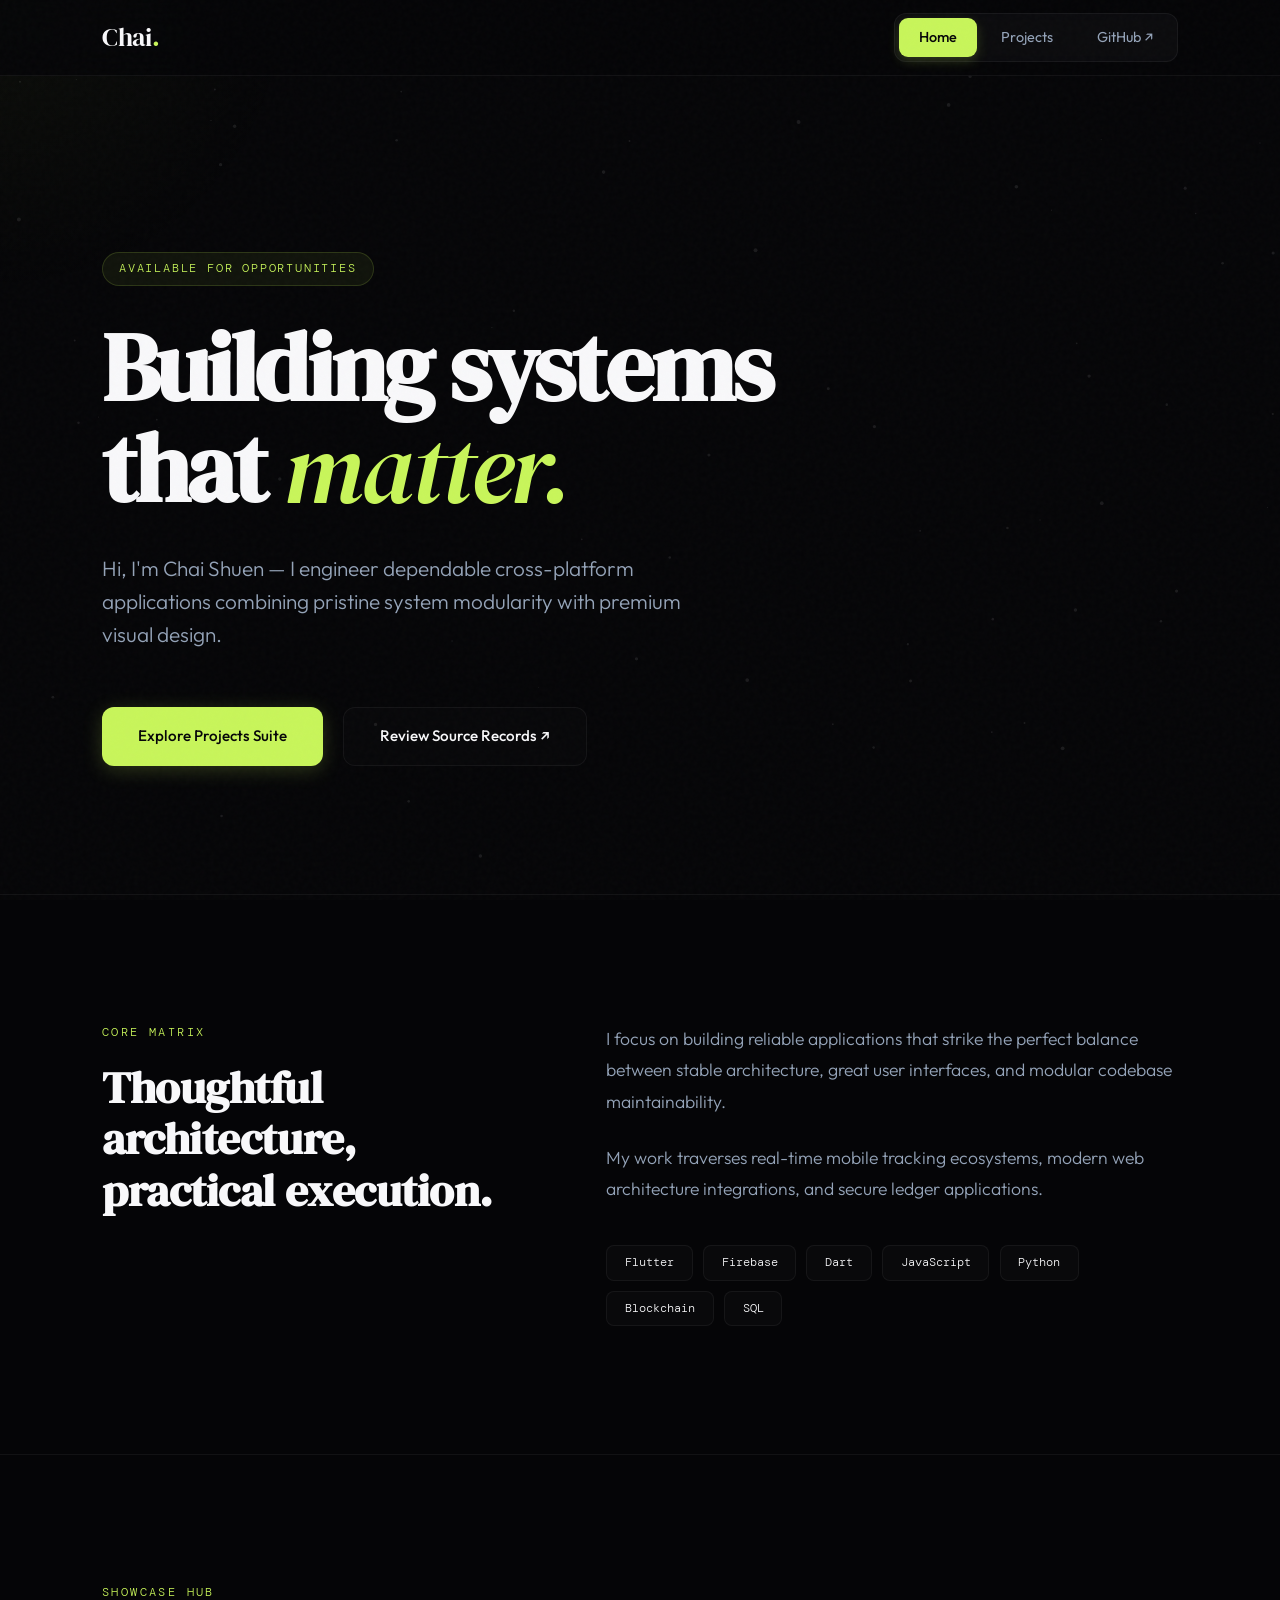
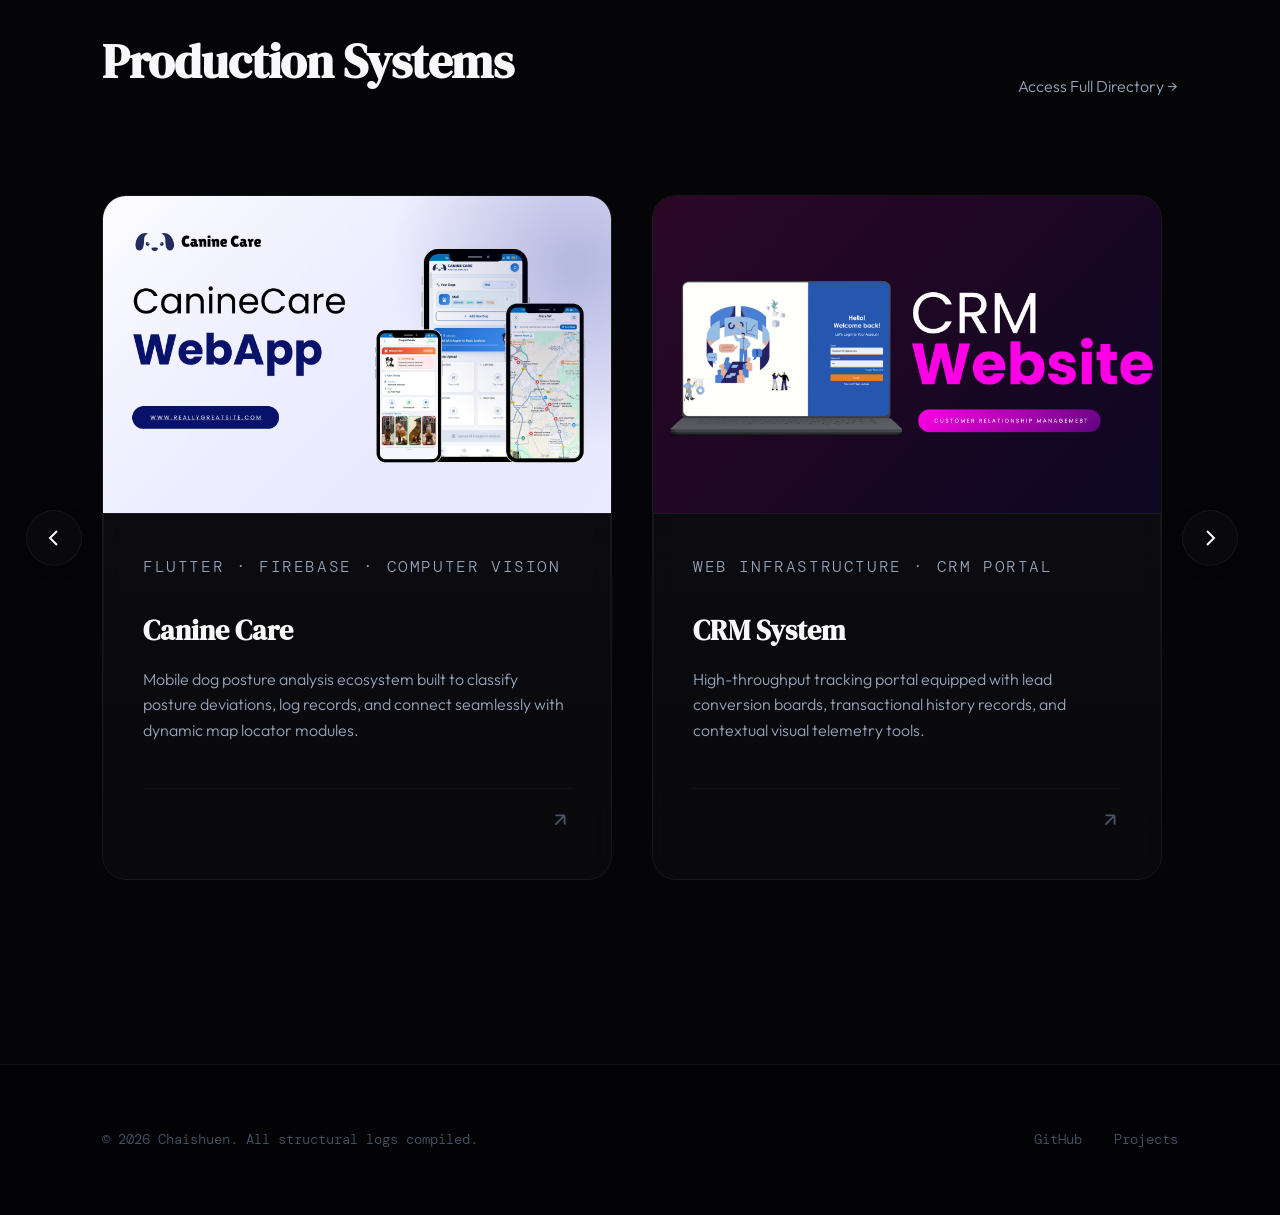
<file: index.html>
<!doctype html>
<html lang="en">
<head>
  <meta charset="utf-8">
  <meta name="viewport" content="width=device-width,initial-scale=1">
  <meta name="description" content="Chaishuen — Software Developer Portfolio">
  <title>Chaishuen — Portfolio</title>
  <link rel="preconnect" href="https://fonts.googleapis.com">
  <link rel="preconnect" href="https://fonts.gstatic.com" crossorigin>
  <link href="https://fonts.googleapis.com/css2?family=DM+Serif+Display:ital@0;1&family=DM+Mono:wght@400;500&family=Outfit:wght@300;400;500;600;700&display=swap" rel="stylesheet">
  <style>
    *, *::before, *::after { box-sizing: border-box; margin: 0; padding: 0; }

    :root {
      --bg: #050507;
      --bg-2: #0b0b0f;
      --bg-3: #12121a;
      --border: rgba(255,255,255,0.05);
      --border-hover: rgba(200,245,90,0.3);
      --text: #f8f8fa;
      --text-muted: #94a3b8;
      --text-dim: #475569;
      --accent: #c8f55a;
      --accent-glow: rgba(200,245,90,0.2);
      --font-display: 'DM Serif Display', Georgia, serif;
      --font-body: 'Outfit', sans-serif;
      --font-mono: 'DM Mono', monospace;
    }

    html { scroll-behavior: smooth; background: var(--bg); }

    body {
      background: var(--bg);
      color: var(--text);
      font-family: var(--font-body);
      font-weight: 300;
      line-height: 1.6;
      min-height: 100vh;
      overflow-x: hidden;
    }

    /* ── BACKGROUND CANVAS & NOISE ── */
    #particle-canvas {
      position: fixed;
      inset: 0;
      z-index: 1;
      pointer-events: none;
      opacity: 0.6;
    }

    body::before {
      content: '';
      position: fixed;
      inset: 0;
      background-image: url("data:image/svg+xml,%3Csvg viewBox='0 0 256 256' xmlns='http://www.w3.org/2000/svg'%3E%3Cfilter id='noise'%3E%3CfeTurbulence type='fractalNoise' baseFrequency='0.75' numOctaves='3' stitchTiles='stitch'/%3E%3C/filter%3E%3Crect width='100%25' height='100%25' filter='url(%23noise)' opacity='0.025'/%3E%3C/svg%3E");
      pointer-events: none;
      z-index: 1000;
    }

    /* Custom Blending Cursor Radial Light */
    .custom-glow {
      position: fixed;
      width: 600px;
      height: 600px;
      background: radial-gradient(circle, rgba(200,245,90,0.04) 0%, transparent 70%);
      border-radius: 50%;
      pointer-events: none;
      z-index: 2;
      transform: translate(-50%, -50%);
      transition: width 0.3s ease, height 0.3s ease;
    }

    .container {
      max-width: 1140px;
      margin: 0 auto;
      padding: 0 2rem;
      position: relative;
      z-index: 10;
    }

    /* ── HEADER NAVIGATION ── */
    .site-header {
      position: sticky;
      top: 0;
      z-index: 500;
      backdrop-filter: blur(16px);
      -webkit-backdrop-filter: blur(16px);
      border-bottom: 1px solid var(--border);
      background: rgba(5,5,7,0.75);
      transition: transform 0.4s cubic-bezier(0.16, 1, 0.3, 1);
    }

    .site-header .container {
      display: flex;
      align-items: center;
      justify-content: space-between;
      height: 75px;
    }

    .site-header .logo {
      font-family: var(--font-display);
      font-size: 1.6rem;
      color: var(--text);
      text-decoration: none;
      font-weight: 500;
      letter-spacing: -0.01em;
      position: relative;
    }

    .site-header .logo span { color: var(--accent); transition: transform 0.3s ease; display: inline-block; }
    .site-header .logo:hover span { transform: rotate(180deg) scale(1.2); }

    nav { display: flex; gap: 0.25rem; background: rgba(255,255,255,0.03); padding: 0.25rem; border-radius: 12px; border: 1px solid var(--border); }

    nav a {
      color: var(--text-muted);
      text-decoration: none;
      font-size: 0.9rem;
      font-weight: 400;
      padding: 0.5rem 1.25rem;
      border-radius: 9px;
      transition: all 0.3s cubic-bezier(0.16, 1, 0.3, 1);
    }

    nav a:hover { color: var(--text); background: rgba(255,255,255,0.05); }

    nav a.active {
      color: var(--bg);
      background: var(--accent);
      font-weight: 500;
      box-shadow: 0 4px 12px rgba(200,245,90,0.2);
    }

    /* ── HERO INTERFACES ── */
    .hero { padding: 11rem 0 8rem; position: relative; }

    .hero-eyebrow {
      display: inline-flex;
      align-items: center;
      gap: 0.75rem;
      font-family: var(--font-mono);
      font-size: 0.75rem;
      color: var(--accent);
      letter-spacing: 0.15em;
      text-transform: uppercase;
      margin-bottom: 2rem;
      background: rgba(200,245,90,0.06);
      padding: 0.4rem 1rem;
      border-radius: 100px;
      border: 1px solid rgba(200,245,90,0.15);
      transform: translateY(30px); opacity: 0;
      animation: revealUp 0.8s cubic-bezier(0.16, 1, 0.3, 1) forwards;
    }

    .hero h1 {
      font-family: var(--font-display);
      font-size: clamp(3.4rem, 8.5vw, 6rem);
      line-height: 1.05;
      letter-spacing: -0.03em;
      margin-bottom: 2rem;
      transform: translateY(40px); opacity: 0;
      animation: revealUp 0.8s cubic-bezier(0.16, 1, 0.3, 1) 0.15s forwards;
    }

    .hero h1 em { font-style: italic; color: var(--accent); font-weight: 400; position: relative; display: inline-block; }
    .hero h1 em::after {
      content: ''; position: absolute; bottom: 8px; left: 0; width: 100%; height: 2px;
      background: var(--accent); transform: scaleX(0); transform-origin: right;
      transition: transform 0.5s cubic-bezier(0.16, 1, 0.3, 1);
    }
    .hero:hover h1 em::after { transform: scaleX(1); transform-origin: left; }

    .hero-sub {
      font-size: 1.3rem;
      color: var(--text-muted);
      max-width: 580px;
      margin-bottom: 3.5rem;
      font-weight: 300;
      transform: translateY(40px); opacity: 0;
      animation: revealUp 0.8s cubic-bezier(0.16, 1, 0.3, 1) 0.3s forwards;
    }

    .hero-actions {
      display: flex;
      flex-wrap: wrap;
      gap: 1.25rem;
      transform: translateY(40px); opacity: 0;
      animation: revealUp 0.8s cubic-bezier(0.16, 1, 0.3, 1) 0.4s forwards;
    }

    /* ── BUTTON METRICS ── */
    .btn {
      display: inline-flex;
      align-items: center;
      gap: 0.75rem;
      padding: 1rem 2.25rem;
      border-radius: 12px;
      font-size: 0.95rem;
      font-weight: 500;
      text-decoration: none;
      position: relative;
      overflow: hidden;
      transition: all 0.4s cubic-bezier(0.16, 1, 0.3, 1);
    }

    .btn-primary {
      background: var(--accent);
      color: var(--bg);
      box-shadow: 0 4px 20px var(--accent-glow);
    }

    .btn-primary:hover {
      background: #dbfc7a;
      transform: translateY(-3px) scale(1.02);
      box-shadow: 0 8px 28px rgba(200,245,90,0.35);
    }

    .btn-ghost {
      color: var(--text);
      border: 1px solid var(--border);
      background: rgba(255,255,255,0.01);
      backdrop-filter: blur(8px);
    }

    .btn-ghost:hover {
      border-color: rgba(255,255,255,0.2);
      background: rgba(255,255,255,0.05);
      transform: translateY(-3px);
    }

    /* ── SCROLL-REVEAL STRUCTURES ── */
    .reveal-section {
      opacity: 0;
      transform: translateY(40px);
      transition: opacity 0.8s cubic-bezier(0.16, 1, 0.3, 1), transform 0.8s cubic-bezier(0.16, 1, 0.3, 1);
    }

    .reveal-section.is-visible {
      opacity: 1;
      transform: translateY(0);
    }

    /* ── PHILOSOPHY SECTION ── */
    .about-strip {
      padding: 8rem 0;
      border-top: 1px solid var(--border);
    }

    .about-strip .inner {
      display: grid;
      grid-template-columns: 1fr 1.4fr;
      gap: 6rem;
    }

    .section-label {
      font-family: var(--font-mono);
      font-size: 0.75rem;
      letter-spacing: 0.2em;
      text-transform: uppercase;
      color: var(--accent);
      margin-bottom: 1.25rem;
      display: block;
    }

    .about-strip h2 {
      font-family: var(--font-display);
      font-size: 2.8rem;
      line-height: 1.15;
      letter-spacing: -0.01em;
    }

    .about-strip p {
      color: var(--text-muted);
      font-size: 1.1rem;
      line-height: 1.8;
    }

    .about-strip p + p { margin-top: 1.5rem; }

    .tech-list { display: flex; flex-wrap: wrap; gap: 0.65rem; margin-top: 2.5rem; }

    .pill {
      font-family: var(--font-mono);
      font-size: 0.75rem;
      color: var(--text);
      background: rgba(255,255,255,0.02);
      border: 1px solid var(--border);
      padding: 0.45rem 1.1rem;
      border-radius: 8px;
      transition: all 0.3s ease;
    }
    .pill:hover {
      border-color: var(--accent);
      background: rgba(200,245,90,0.04);
      transform: translateY(-2px);
    }

    /* ── SHOWCASE SLIDER MATRIX ── */
    .projects-section {
      padding: 8rem 0 10rem;
      border-top: 1px solid var(--border);
      position: relative;
    }

    .projects-header {
      display: flex;
      align-items: flex-end;
      justify-content: space-between;
      margin-bottom: 4.5rem;
    }

    .projects-header h2 { font-family: var(--font-display); font-size: 3rem; letter-spacing: -0.01em; }

    .projects-header a {
      color: var(--text-muted);
      text-decoration: none;
      font-size: 1rem;
      display: inline-flex;
      align-items: center;
      gap: 0.5rem;
      transition: color 0.3s;
    }
    .projects-header a:hover { color: var(--accent); }

    /* Slider Container Wrapper Context */
    .slider-viewport-wrapper {
      position: relative;
      width: 100%;
      display: flex;
      align-items: center;
    }

    .cards-grid {
      display: flex;
      gap: 2.5rem;
      overflow-x: auto;
      scroll-snap-type: x mandatory;
      scroll-behavior: smooth;
      scrollbar-width: none; /* Hide standard scrolls */
      padding: 1.5rem 0.5rem;
      width: 100%;
    }

    .cards-grid::-webkit-scrollbar {
      display: none;
    }

    .card {
      flex: 0 0 calc(50% - 1.25rem); /* Render 2 boxes concurrently */
      scroll-snap-align: start;
      background: linear-gradient(180deg, rgba(18,18,26,0.6) 0%, rgba(11,11,15,0.8) 100%);
      border: 1px solid var(--border);
      border-radius: 24px;
      overflow: hidden;
      text-decoration: none;
      display: flex;
      flex-direction: column;
      position: relative;
      backdrop-filter: blur(12px);
      transition: all 0.4s cubic-bezier(0.16, 1, 0.3, 1);
    }

    .card::before {
      content: ''; position: absolute; inset: 0; border-radius: 24px;
      padding: 1px; background: linear-gradient(180deg, rgba(255,255,255,0.1), transparent);
      -webkit-mask: linear-gradient(#fff 0 0) content-box, linear-gradient(#fff 0 0);
      mask: linear-gradient(#fff 0 0) content-box, linear-gradient(#fff 0 0);
      -webkit-mask-composite: xor; mask-composite: exclude; pointer-events: none;
    }

    .card:hover {
      border-color: var(--border-hover);
      transform: translateY(-8px) scale(1.01);
      box-shadow: 0 20px 40px rgba(0,0,0,0.5), 0 0 30px rgba(200,245,90,0.04);
    }

    .card-img-ctx {
      position: relative;
      width: 100%;
      aspect-ratio: 16/10;
      background: #0f0f14;
      overflow: hidden;
      border-bottom: 1px solid var(--border);
    }

    .card-img {
      width: 100%;
      height: 100%;
      object-fit: cover;
      transition: transform 0.6s cubic-bezier(0.16, 1, 0.3, 1);
    }

    .card:hover .card-img { transform: scale(1.05); }

    .card-body { padding: 2.5rem; display: flex; flex-direction: column; flex-grow: 1; }

    .card-tag {
      font-family: var(--font-mono);
      font-size: 0.7rem;
      color: var(--accent);
      letter-spacing: 0.1em;
      text-transform: uppercase;
      margin-bottom: 1rem;
    }

    .card h3 { font-family: var(--font-display); font-size: 1.75rem; color: var(--text); margin-bottom: 0.85rem; }

    .card p { font-size: 1rem; color: var(--text-muted); line-height: 1.6; flex-grow: 1; }

    .card-footer {
      display: flex;
      justify-content: flex-end;
      margin-top: 2rem;
      padding-top: 1.25rem;
      border-top: 1px solid rgba(255,255,255,0.04);
    }

    .card-arrow { color: var(--text-dim); transition: transform 0.3s cubic-bezier(0.16, 1, 0.3, 1), color 0.3s; }

    .card:hover .card-arrow { color: var(--accent); transform: translate(4px, -4px); }

    /* ── CONTROLLER SLIDER ARROWS ── */
    .slider-nav-btn {
      position: absolute;
      top: 50%;
      transform: translateY(-50%);
      width: 56px;
      height: 56px;
      border-radius: 50%;
      background: rgba(11,11,15,0.8);
      border: 1px solid var(--border);
      color: var(--text);
      display: flex;
      align-items: center;
      justify-content: center;
      cursor: pointer;
      z-index: 15;
      backdrop-filter: blur(8px);
      transition: all 0.3s cubic-bezier(0.16, 1, 0.3, 1);
      box-shadow: 0 4px 12px rgba(0,0,0,0.4);
    }

    .slider-nav-btn:hover {
      border-color: var(--accent);
      color: var(--accent);
      background: rgba(200,245,90,0.05);
      transform: translateY(-50%) scale(1.08);
    }

    .slider-nav-btn.prev { left: -76px; }
    .slider-nav-btn.next { right: -60px; }

    /* ── FOOTER TERMINAL ── */
    .site-footer { border-top: 1px solid var(--border); padding: 4rem 0; background: #030305; }

    .site-footer .inner { display: flex; align-items: center; justify-content: space-between; }

    .site-footer p { font-size: 0.85rem; color: var(--text-dim); font-family: var(--font-mono); }

    .footer-links { display: flex; gap: 2rem; }

    .footer-links a {
      font-size: 0.85rem;
      color: var(--text-dim);
      text-decoration: none;
      font-family: var(--font-mono);
      transition: color 0.3s;
    }
    .footer-links a:hover { color: var(--accent); }

    @keyframes revealUp {
      from { opacity: 0; transform: translateY(40px); }
      to   { opacity: 1; transform: translateY(0); }
    }

    @media (max-width: 992px) {
      .about-strip .inner { grid-template-columns: 1fr; gap: 3.5rem; }
      .hero { padding: 8rem 0 5rem; }
      .card { flex: 0 0 100%; } /* Snap single boxes on compressed viewports */
      .slider-nav-btn.prev { left: -40px; }
      .slider-nav-btn.next { right: -32px; }
    }
  </style>
</head>
<body>

  <canvas id="particle-canvas"></canvas>
  <div class="custom-glow" id="cursor-glow"></div>

  <header class="site-header" id="navbar">
    <div class="container">
      <a class="logo" href="index.html">Chai<span>.</span></a>
      <nav>
        <a href="index.html" class="active">Home</a>
        <a href="projects.html">Projects</a>
        <a href="https://github.com/chaishuen1201" target="_blank">GitHub ↗</a>
      </nav>
    </div>
  </header>

  <main>
    <section class="hero">
      <div class="container">
        <div class="hero-eyebrow">Available for Opportunities</div>
        <h1>Building systems<br>that <em>matter.</em></h1>
        <p class="hero-sub">Hi, I'm Chai Shuen — I engineer dependable cross-platform applications combining pristine system modularity with premium visual design.</p>
        <div class="hero-actions">
          <a class="btn btn-primary" href="projects.html">Explore Projects Suite</a>
          <a class="btn btn-ghost" href="https://github.com/chaishuen1201" target="_blank">Review Source Records ↗</a>
        </div>
      </div>
    </section>

    <section class="about-strip reveal-section">
      <div class="container">
        <div class="inner">
          <div>
            <span class="section-label">Core Matrix</span>
            <h2>Thoughtful architecture, practical execution.</h2>
          </div>
          <div>
            <p>I focus on building reliable applications that strike the perfect balance between stable architecture, great user interfaces, and modular codebase maintainability.</p>
            <p>My work traverses real-time mobile tracking ecosystems, modern web architecture integrations, and secure ledger applications.</p>
            <div class="tech-list">
              <span class="pill">Flutter</span>
              <span class="pill">Firebase</span>
              <span class="pill">Dart</span>
              <span class="pill">JavaScript</span>
              <span class="pill">Python</span>
              <span class="pill">Blockchain</span>
              <span class="pill">SQL</span>
            </div>
          </div>
        </div>
      </div>
    </section>

    <!-- SHOWCASE HUB MATRIX SECTION -->
    <section class="projects-section reveal-section">
      <div class="container">
        <div class="projects-header">
          <div>
            <span class="section-label">Showcase Hub</span>
            <h2>Production Systems</h2>
          </div>
          <a href="projects.html">Access Full Directory →</a>
        </div>

        <div class="slider-viewport-wrapper">
          <!-- Left Controller Arrow -->
          <button class="slider-nav-btn prev" id="slide-left-btn" aria-label="Previous Projects">
            <svg width="24" height="24" fill="none" viewBox="0 0 24 24" stroke="currentColor" stroke-width="2"><path d="M15 19l-7-7 7-7"/></svg>
          </button>

          <div class="cards-grid" id="project-slider-container">
            <!-- 01. CANINE CARE -->
            <a class="card" href="canine-care-details.html">
              <div class="card-img-ctx">
                <img class="card-img" src="Canine%20Care%20Screenshot/CanineCare%20Main%20Photo.png" alt="Canine Care App Preview" onerror="this.style.display='none';this.nextElementSibling.style.display='flex'">
                <div class="card-img-placeholder" style="display:none">
                  <svg width="40" height="40" fill="none" viewBox="0 0 24 24" stroke="rgba(255,255,255,0.15)"><rect x="3" y="3" width="18" height="18" rx="4" stroke-width="1.5"/><circle cx="8.5" cy="8.5" r="1.5"/><path d="m21 15-5-5L5 21" stroke-width="1.5"/></svg>
                </div>
              </div>
              <div class="card-body">
                <p class="card-tag">Flutter · Firebase · Computer Vision</p>
                <h3>Canine Care</h3>
                <p>Mobile dog posture analysis ecosystem built to classify posture deviations, log records, and connect seamlessly with dynamic map locator modules.</p>
                <div class="card-footer">
                  <div class="card-arrow"><svg width="22" height="22" fill="none" viewBox="0 0 24 24" stroke="currentColor" stroke-width="2"><path d="M7 17L17 7M17 7H7M17 7v10"/></svg></div>
                </div>
              </div>
            </a>

            <!-- 02. CRM SYSTEM -->
            <a class="card" href="crm-details.html">
              <div class="card-img-ctx">
                <img class="card-img" src="CRM%20Screenshot/Main.png" alt="CRM Dashboard Preview" onerror="this.style.display='none';this.nextElementSibling.style.display='flex'">
                <div class="card-img-placeholder" style="display:none">
                  <svg width="40" height="40" fill="none" viewBox="0 0 24 24" stroke="rgba(255,255,255,0.15)"><rect x="3" y="3" width="18" height="18" rx="4" stroke-width="1.5"/><circle cx="8.5" cy="8.5" r="1.5"/><path d="m21 15-5-5L5 21" stroke-width="1.5"/></svg>
                </div>
              </div>
              <div class="card-body">
                <p class="card-tag">Web Infrastructure · CRM Portal</p>
                <h3>CRM System</h3>
                <p>High-throughput tracking portal equipped with lead conversion boards, transactional history records, and contextual visual telemetry tools.</p>
                <div class="card-footer">
                  <div class="card-arrow"><svg width="22" height="22" fill="none" viewBox="0 0 24 24" stroke="currentColor" stroke-width="2"><path d="M7 17L17 7M17 7H7M17 7v10"/></svg></div>
                </div>
              </div>
            </a>

            <!-- 03. ESG TRUST -->
            <a class="card" href="esg-details.html">
              <div class="card-img-ctx">
                <img class="card-img" src="ESG%20Trust/Main.png" alt="ESG Trust Platform Preview" onerror="this.style.display='none';this.nextElementSibling.style.display='flex'">
                <div class="card-img-placeholder" style="display:none">
                  <svg width="40" height="40" fill="none" viewBox="0 0 24 24" stroke="rgba(255,255,255,0.15)"><rect x="3" y="3" width="18" height="18" rx="4" stroke-width="1.5"/><circle cx="8.5" cy="8.5" r="1.5"/><path d="m21 15-5-5L5 21" stroke-width="1.5"/></svg>
                </div>
              </div>
              <div class="card-body">
                <p class="card-tag">Blockchain · Smart Contracts · ESG</p>
                <h3>ESG Trust</h3>
                <p>Decentralized ledger application anchoring verification report parameters to track supply chain authenticity benchmarks securely.</p>
                <div class="card-footer">
                  <div class="card-arrow"><svg width="22" height="22" fill="none" viewBox="0 0 24 24" stroke="currentColor" stroke-width="2"><path d="M7 17L17 7M17 7H7M17 7v10"/></svg></div>
                </div>
              </div>
            </a>

            <!-- 04. TETRIS ENGINE -->
            <a class="card" href="tetris-details.html">
              <div class="card-img-ctx">
                <img class="card-img" src="Tetris%20Game/Tetris%20Main.png" alt="Tetris Game Preview" onerror="this.style.display='none';this.nextElementSibling.style.display='flex'">
                <div class="card-img-placeholder" style="display:none">
                  <svg width="40" height="40" fill="none" viewBox="0 0 24 24" stroke="rgba(255,255,255,0.15)"><rect x="3" y="3" width="18" height="18" rx="4" stroke-width="1.5"/><circle cx="8.5" cy="8.5" r="1.5"/><path d="m21 15-5-5L5 21" stroke-width="1.5"/></svg>
                </div>
              </div>
              <div class="card-body">
                <p class="card-tag">Game Logic · Single & Multiplayer Engine</p>
                <h3>Tetris Engine</h3>
                <p>High-performance structural grid canvas featuring deterministic SRS physics calculations, collision loops, and peer synchronization states.</p>
                <div class="card-footer">
                  <div class="card-arrow"><svg width="22" height="22" fill="none" viewBox="0 0 24 24" stroke="currentColor" stroke-width="2"><path d="M7 17L17 7M17 7H7M17 7v10"/></svg></div>
                </div>
              </div>
            </a>
          </div>

          <!-- Right Controller Arrow -->
          <button class="slider-nav-btn next" id="slide-right-btn" aria-label="Next Projects">
            <svg width="24" height="24" fill="none" viewBox="0 0 24 24" stroke="currentColor" stroke-width="2"><path d="M9 5l7 7-7 7"/></svg>
          </button>
        </div>
      </div>
    </section>
  </main>

  <footer class="site-footer">
    <div class="container">
      <div class="inner">
        <p>© 2026 Chaishuen. All structural logs compiled.</p>
        <div class="footer-links">
          <a href="https://github.com/chaishuen1201" target="_blank">GitHub</a>
          <a href="projects.html">Projects</a>
        </div>
      </div>
    </div>
  </footer>

  <!-- ── RUNTIME GRAPHICS ENGINE & CONTROLLER LINKAGE ── -->
  <script>
    // 1. Dynamic Background Matrix
    const canvas = document.getElementById('particle-canvas');
    const ctx = canvas.getContext('2d');
    let particles = [];

    function resizeCanvas() {
      canvas.width = window.innerWidth;
      canvas.height = window.innerHeight;
    }
    window.addEventListener('resize', resizeCanvas);
    resizeCanvas();

    class Particle {
      constructor() {
        this.x = Math.random() * canvas.width;
        this.y = Math.random() * canvas.height;
        this.size = Math.random() * 1.5 + 0.5;
        this.speedX = Math.random() * 0.2 - 0.1;
        this.speedY = Math.random() * 0.2 - 0.1;
      }
      update() {
        this.x += this.speedX;
        this.y += this.speedY;
        if (this.x > canvas.width) this.x = 0;
        if (this.x < 0) this.x = canvas.width;
        if (this.y > canvas.height) this.y = 0;
        if (this.y < 0) this.y = canvas.height;
      }
      draw() {
        ctx.fillStyle = 'rgba(255, 255, 255, 0.15)';
        ctx.beginPath();
        ctx.arc(this.x, this.y, this.size, 0, Math.PI * 2);
        ctx.fill();
      }
    }

    function initParticles() {
      particles = [];
      const count = Math.min(80, window.innerWidth / 15);
      for(let i = 0; i < count; i++) {
        particles.push(new Particle());
      }
    }
    initParticles();

    function animateParticles() {
      ctx.clearRect(0, 0, canvas.width, canvas.height);
      particles.forEach(p => {
        p.update();
        p.draw();
      });
      requestAnimationFrame(animateParticles);
    }
    animateParticles();

    // 2. Custom Cursor Light Blending Linkage
    const glow = document.getElementById('cursor-glow');
    window.addEventListener('mousemove', (e) => {
      glow.style.left = `${e.clientX}px`;
      glow.style.top = `${e.clientY}px`;
    });

    // 3. Smart Header Scroll Controller
    let lastScroll = 0;
    const navbar = document.getElementById('navbar');
    window.addEventListener('scroll', () => {
      const currentScroll = window.pageYOffset;
      if (currentScroll <= 0) {
        navbar.style.transform = "translateY(0)";
        navbar.style.background = "rgba(5,5,7,0.75)";
      } else if (currentScroll > lastScroll) {
        navbar.style.transform = "translateY(-100%)";
      } else {
        navbar.style.transform = "translateY(0)";
        navbar.style.background = "rgba(5,5,7,0.9)";
      }
      lastScroll = currentScroll;
    });

    // 4. Scroll Intersection Observer (Fade Entry)
    const sections = document.querySelectorAll('.reveal-section');
    const observerOptions = { threshold: 0.15, rootMargin: "0px 0px -50px 0px" };

    const sectionObserver = new IntersectionObserver((entries, observer) => {
      entries.forEach(entry => {
        if (entry.isIntersecting) {
          entry.target.classList.add('is-visible');
          observer.unobserve(entry.target);
        }
      });
    }, observerOptions);
    sections.forEach(sec => sectionObserver.observe(sec));

    // 5. Dynamic Slider Calculation Engine
    const slider = document.getElementById('project-slider-container');
    const leftArrow = document.getElementById('slide-left-btn');
    const rightArrow = document.getElementById('slide-right-btn');

    function getScrollOffset() {
      // Calculate active card sizes to guarantee exact modular viewport snaps
      const cards = slider.querySelectorAll('.card');
      if (cards.length > 0) {
        return cards[0].offsetWidth + parseFloat(window.getComputedStyle(slider).gap || 40);
      }
      return slider.offsetWidth;
    }

    leftArrow.addEventListener('click', () => {
      slider.scrollBy({ left: -getScrollOffset(), behavior: 'smooth' });
    });

    rightArrow.addEventListener('click', () => {
      slider.scrollBy({ left: getScrollOffset(), behavior: 'smooth' });
    });
  </script>
</body>
</html>
</file>
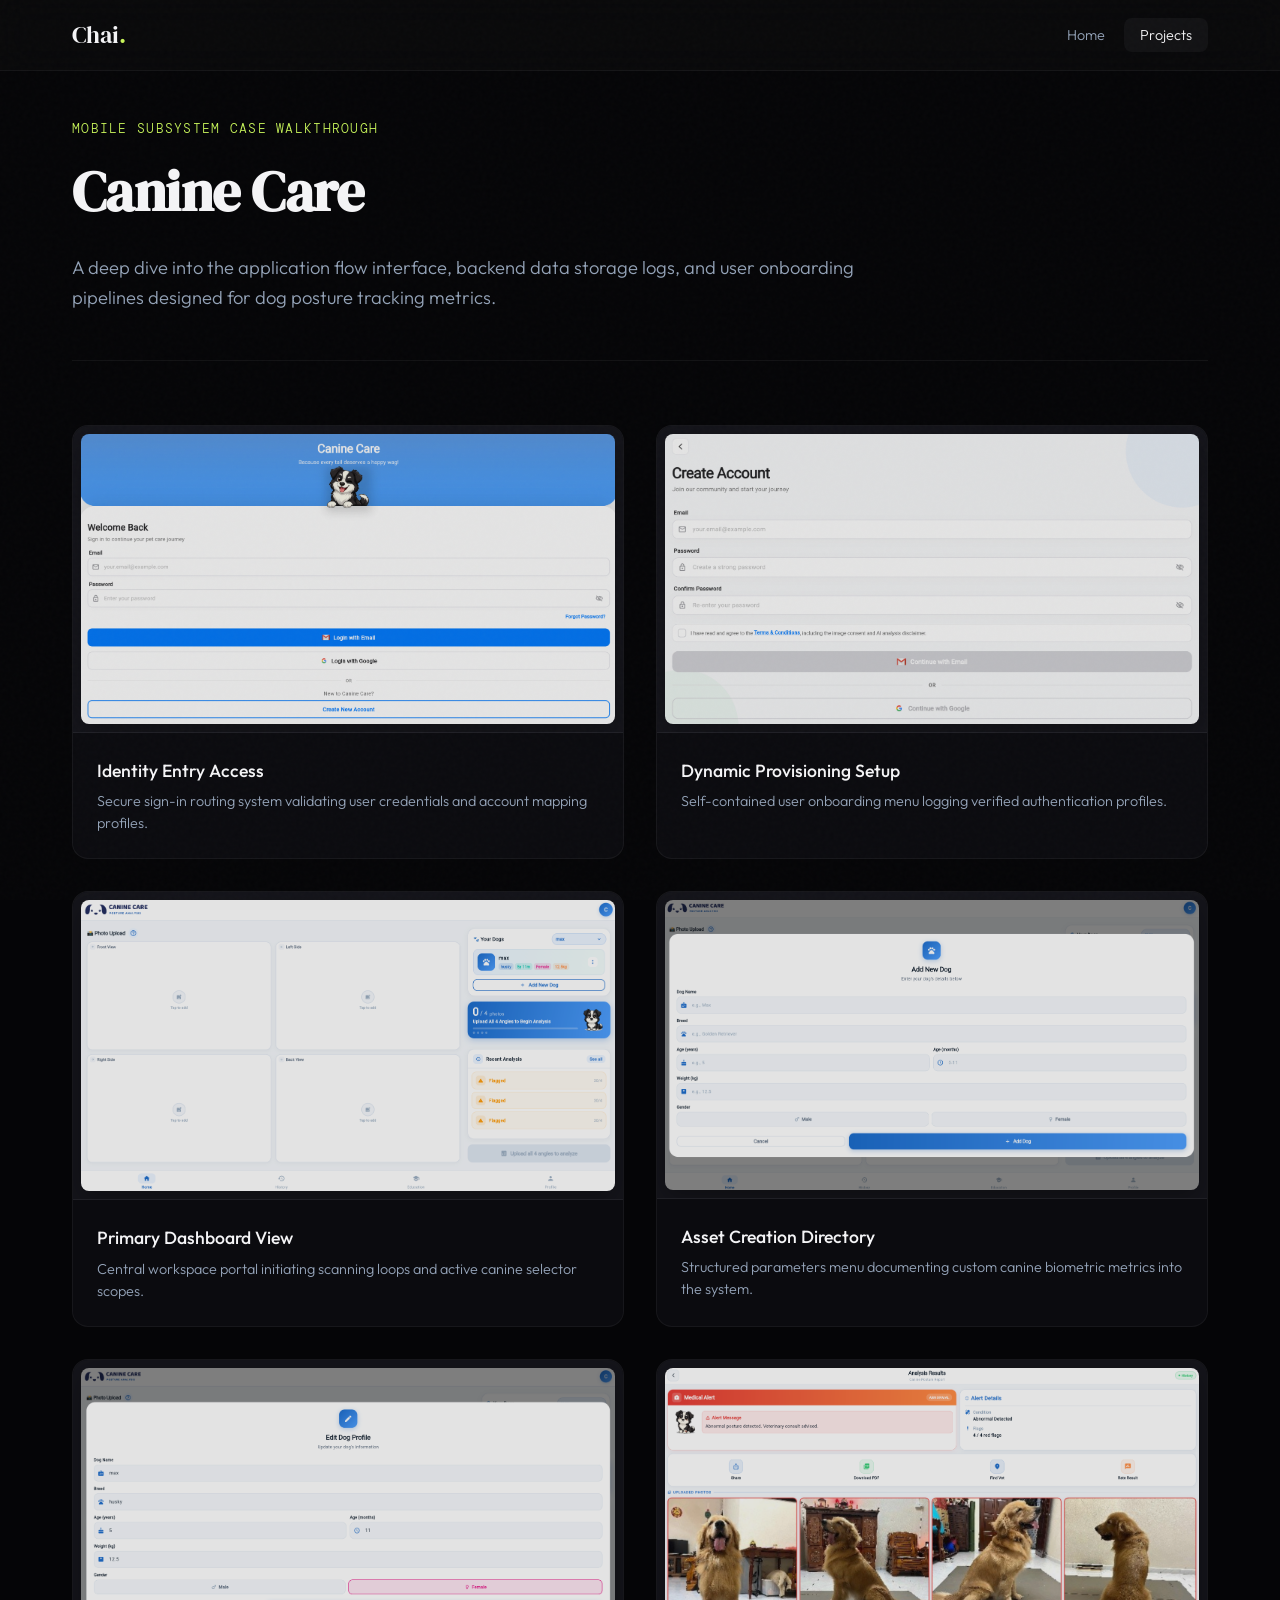
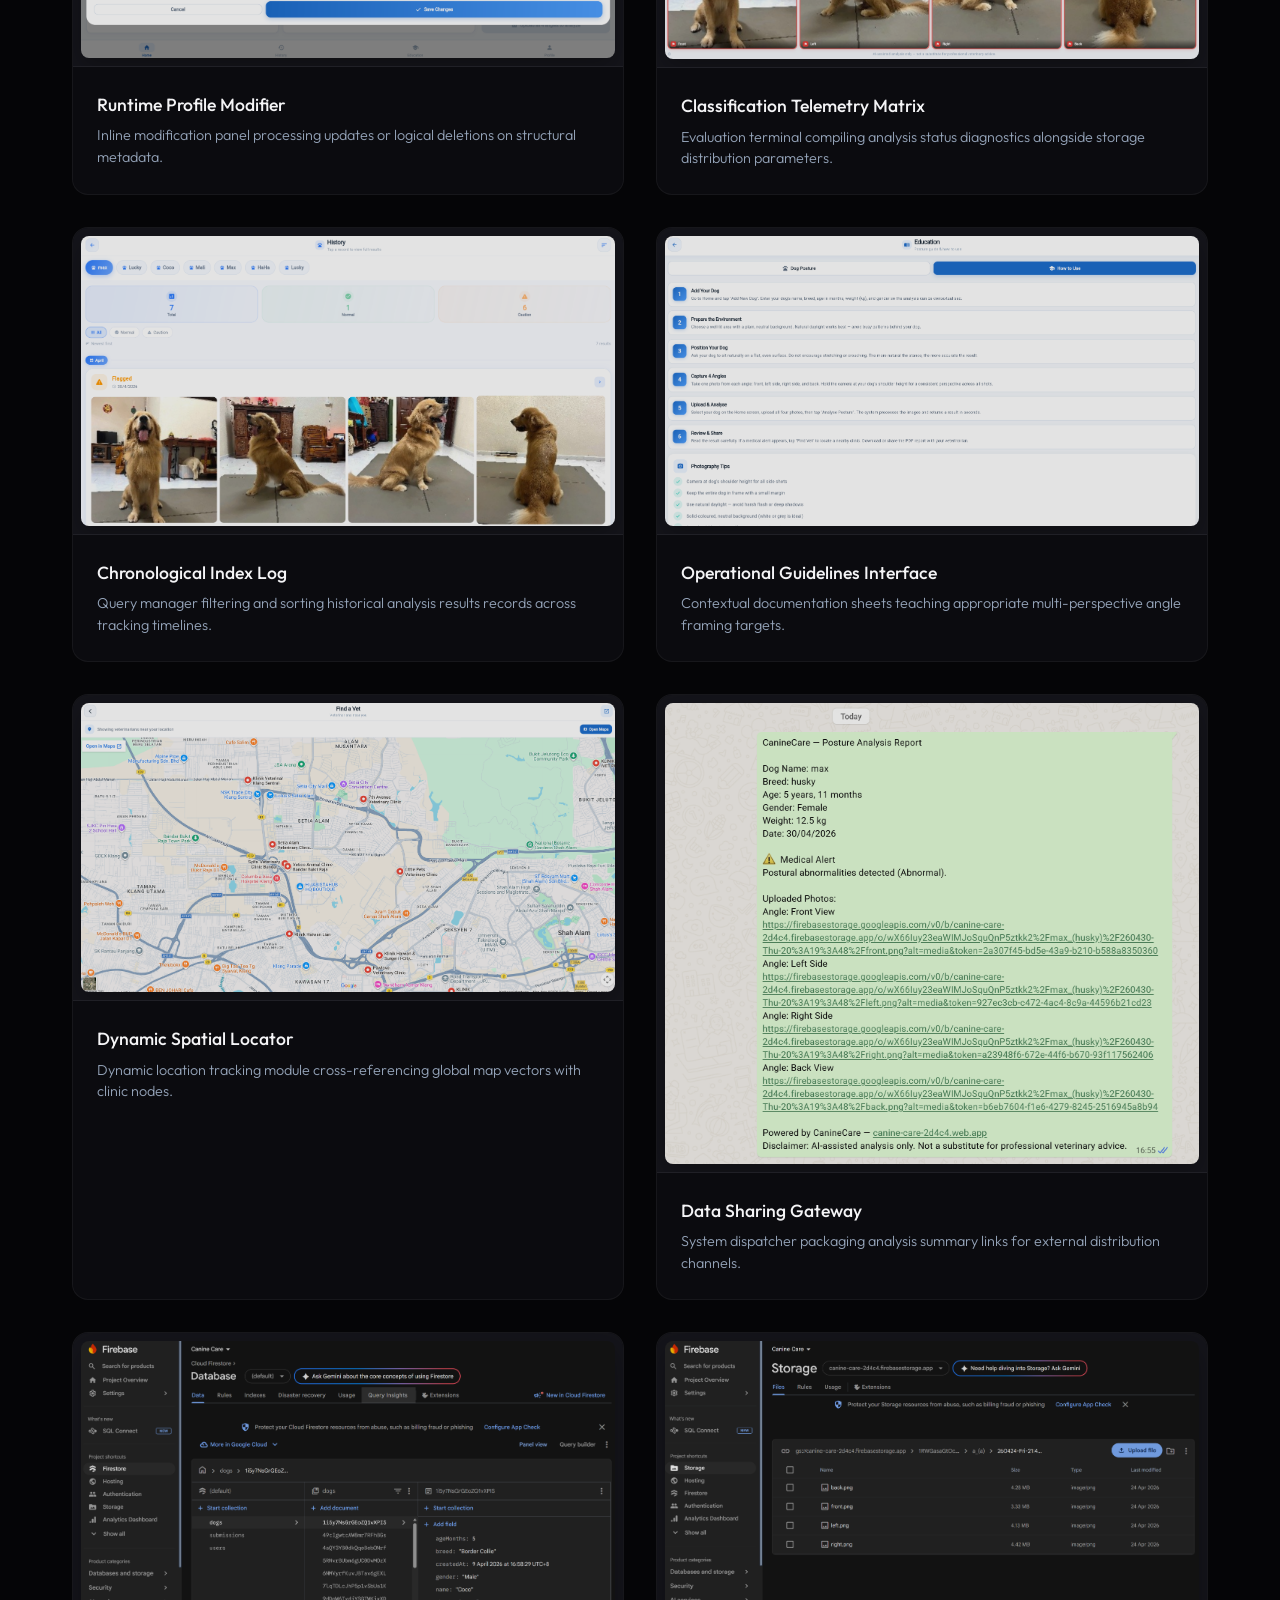
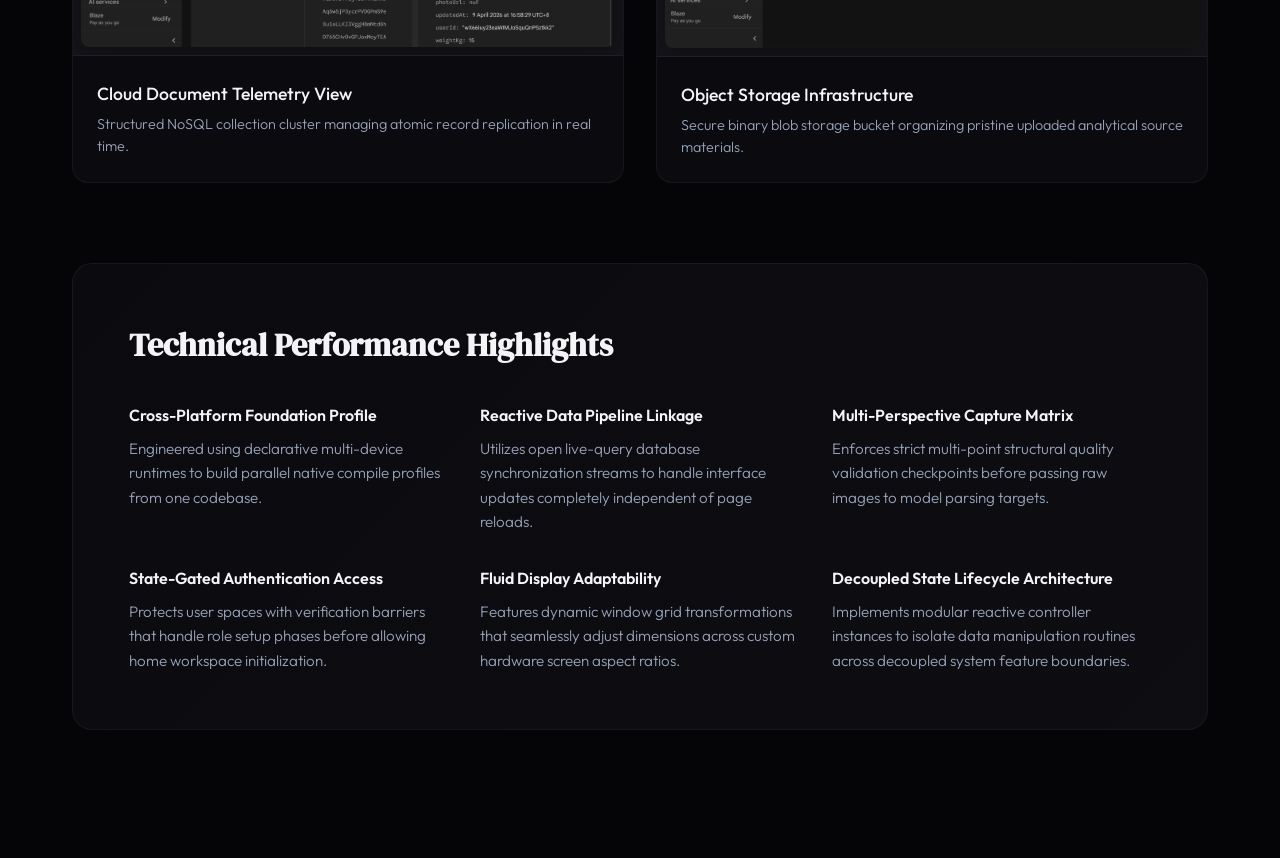
<file: canine-care-details.html>
<!doctype html>
<html lang="en">
<head>
  <meta charset="utf-8">
  <meta name="viewport" content="width=device-width,initial-scale=1">
  <title>Canine Care — Mobile Tracking Walkthrough</title>
  <link rel="preconnect" href="https://fonts.googleapis.com">
  <link rel="preconnect" href="https://fonts.gstatic.com" crossorigin>
  <link href="https://fonts.googleapis.com/css2?family=DM+Serif+Display&family=DM+Mono:wght@400;500&family=Outfit:wght@300;400;500;600;700&display=swap" rel="stylesheet">
  <style>
    *, *::before, *::after { box-sizing: border-box; margin: 0; padding: 0; }

    :root {
      --bg: #050507;
      --bg-2: #0b0b0f;
      --bg-3: #12121a;
      --border: rgba(255,255,255,0.05);
      --border-hover: rgba(200,245,90,0.2);
      --text: #f4f4f6;
      --text-muted: #94a3b8;
      --accent: #c8f55a;
      --font-display: 'DM Serif Display', Georgia, serif;
      --font-body: 'Outfit', sans-serif;
      --font-mono: 'DM Mono', monospace;
    }

    body {
      background: var(--bg);
      color: var(--text);
      font-family: var(--font-body);
      font-weight: 300;
      line-height: 1.6;
      padding-bottom: 5rem;
    }

    body::before {
      content: '';
      position: fixed;
      inset: 0;
      background-image: url("data:image/svg+xml,%3Csvg viewBox='0 0 256 256' xmlns='http://www.w3.org/2000/svg'%3E%3Cfilter id='noise'%3E%3CfeTurbulence type='fractalNoise' baseFrequency='0.85' numOctaves='3' stitchTiles='stitch'/%3E%3C/filter%3E%3Crect width='100%25' height='100%25' filter='url(%23noise)' opacity='0.02'/%3E%3C/svg%3E");
      pointer-events: none;
      z-index: 1000;
    }

    /* GLOBAL HEADER INTEGRATION */
    .site-header {
      backdrop-filter: blur(16px);
      -webkit-backdrop-filter: blur(16px);
      border-bottom: 1px solid var(--border);
      background: rgba(10,10,12,0.8);
      position: sticky;
      top: 0;
      z-index: 500;
    }

    .site-header .container {
      display: flex;
      align-items: center;
      justify-content: space-between;
      height: 70px;
      max-width: 1200px;
      margin: 0 auto;
      padding: 0 2rem;
    }

    .site-header .logo {
      font-family: var(--font-display);
      font-size: 1.5rem;
      color: var(--text);
      text-decoration: none;
    }

    .site-header .logo span { color: var(--accent); }

    nav a {
      color: var(--text-muted);
      text-decoration: none;
      font-size: 0.9rem;
      padding: 0.5rem 1rem;
      border-radius: 8px;
      transition: all 0.2s;
    }

    nav a:hover, nav a.active {
      color: var(--text);
      background: rgba(255,255,255,0.04);
    }

    /* CONTAINER CONFIGURATION */
    .container {
      max-width: 1200px;
      margin: 0 auto;
      padding: 3rem 2rem;
    }

    .project-hero {
      margin-bottom: 4rem;
      border-bottom: 1px solid var(--border);
      padding-bottom: 3rem;
    }

    .project-meta-label {
      font-family: var(--font-mono);
      color: var(--accent);
      font-size: 0.8rem;
      text-transform: uppercase;
      letter-spacing: 0.1em;
      margin-bottom: 0.5rem;
    }

    .project-hero h1 {
      font-family: var(--font-display);
      font-size: 3.5rem;
      letter-spacing: -0.01em;
      margin-bottom: 1rem;
    }

    .project-desc {
      color: var(--text-muted);
      font-size: 1.15rem;
      max-width: 70ch;
    }

    /* COMPONENT GALLERY GRID */
    .project-gallery {
      display: grid;
      grid-template-columns: repeat(auto-fill, minmax(420px, 1fr));
      gap: 2rem;
      margin-bottom: 5rem;
    }

    .shot {
      background: var(--bg-2);
      border: 1px solid var(--border);
      border-radius: 16px;
      overflow: hidden;
      display: flex;
      flex-direction: column;
      transition: border-color 0.3s, transform 0.3s;
    }

    .shot:hover {
      border-color: var(--border-hover);
      transform: translateY(-2px);
    }

    .shot-img-ctx {
      background: #14141a;
      width: 100%;
      display: flex;
      align-items: center;
      justify-content: center;
      overflow: hidden;
      border-bottom: 1px solid var(--border);
      padding: 0.5rem;
    }

    .shot img {
      width: 100%;
      height: auto;
      object-fit: contain;
      filter: brightness(0.9) contrast(0.98);
      border-radius: 8px;
      box-shadow: 0 8px 24px rgba(0,0,0,0.35);
    }

    .shot figcaption {
      padding: 1.5rem;
      display: flex;
      flex-direction: column;
      gap: 0.4rem;
    }

    .shot figcaption strong {
      font-size: 1.1rem;
      color: var(--text);
      font-weight: 500;
    }

    .shot figcaption p {
      color: var(--text-muted);
      font-size: 0.9rem;
      line-height: 1.5;
    }

    /* TECHNICAL ARCHITECTURE PANEL */
    .tech-specs {
      background: linear-gradient(135deg, var(--bg-2) 0%, #0e0e12 100%);
      border: 1px solid var(--border);
      border-radius: 20px;
      padding: 3.5rem;
    }

    .tech-specs h2 {
      font-family: var(--font-display);
      font-size: 2rem;
      margin-bottom: 2rem;
    }

    .specs-grid {
      display: grid;
      grid-template-columns: repeat(auto-fit, minmax(280px, 1fr));
      gap: 2rem;
    }

    .spec-item {
      display: flex;
      flex-direction: column;
      gap: 0.5rem;
    }

    .spec-item strong {
      font-size: 1rem;
      color: var(--text);
      font-weight: 600;
    }

    .spec-item p {
      color: var(--text-muted);
      font-size: 0.95rem;
      line-height: 1.6;
    }

    @media(max-width: 768px){
      .project-gallery { grid-template-columns: 1fr; }
      .tech-specs { padding: 2rem; }
    }
  </style>
</head>
<body>

  <header class="site-header">
    <div class="container">
      <a class="logo" href="index.html">Chai<span>.</span></a>
      <nav>
        <a href="index.html">Home</a>
        <a href="projects.html" class="active">Projects</a>
      </nav>
    </div>
  </header>

  <div class="container">
    <div class="project-hero">
      <p class="project-meta-label">Mobile Subsystem Case Walkthrough</p>
      <h1>Canine Care</h1>
      <p class="project-desc">A deep dive into the application flow interface, backend data storage logs, and user onboarding pipelines designed for dog posture tracking metrics.</p>
    </div>

    <div class="project-gallery">
      <figure class="shot"><div class="shot-img-ctx"><img src="Canine%20Care%20Screenshot/Login.png" alt="Login Portal"></div><figcaption><strong>Identity Entry Access</strong><p>Secure sign-in routing system validating user credentials and account mapping profiles.</p></figcaption></figure>
      <figure class="shot"><div class="shot-img-ctx"><img src="Canine%20Care%20Screenshot/Sign%20Up.png" alt="Sign Up Pipeline"></div><figcaption><strong>Dynamic Provisioning Setup</strong><p>Self-contained user onboarding menu logging verified authentication profiles.</p></figcaption></figure>
      <figure class="shot"><div class="shot-img-ctx"><img src="Canine%20Care%20Screenshot/Homepage.png" alt="App Home Dashboard"></div><figcaption><strong>Primary Dashboard View</strong><p>Central workspace portal initiating scanning loops and active canine selector scopes.</p></figcaption></figure>
      <figure class="shot"><div class="shot-img-ctx"><img src="Canine%20Care%20Screenshot/Add%20Dog.png" alt="Add Profile Registry"></div><figcaption><strong>Asset Creation Directory</strong><p>Structured parameters menu documenting custom canine biometric metrics into the system.</p></figcaption></figure>
      <figure class="shot"><div class="shot-img-ctx"><img src="Canine%20Care%20Screenshot/Edit%20Dog.png" alt="Edit Profile Options"></div><figcaption><strong>Runtime Profile Modifier</strong><p>Inline modification panel processing updates or logical deletions on structural metadata.</p></figcaption></figure>
      <figure class="shot"><div class="shot-img-ctx"><img src="Canine%20Care%20Screenshot/Result%20Page.png" alt="Analysis Telemetry Output"></div><figcaption><strong>Classification Telemetry Matrix</strong><p>Evaluation terminal compiling analysis status diagnostics alongside storage distribution parameters.</p></figcaption></figure>
      <figure class="shot"><div class="shot-img-ctx"><img src="Canine%20Care%20Screenshot/History%20Page.png" alt="Historical Analytics Ledger"></div><figcaption><strong>Chronological Index Log</strong><p>Query manager filtering and sorting historical analysis results records across tracking timelines.</p></figcaption></figure>
      <figure class="shot"><div class="shot-img-ctx"><img src="Canine%20Care%20Screenshot/Education%20How%20to%20Use.png" alt="Onboarding Documentation Sheets"></div><figcaption><strong>Operational Guidelines Interface</strong><p>Contextual documentation sheets teaching appropriate multi-perspective angle framing targets.</p></figcaption></figure>
      <figure class="shot"><div class="shot-img-ctx"><img src="Canine%20Care%20Screenshot/Find%20Vet.png" alt="Dynamic Node Map Finder"></div><figcaption><strong>Dynamic Spatial Locator</strong><p>Dynamic location tracking module cross-referencing global map vectors with clinic nodes.</p></figcaption></figure>
      <figure class="shot"><div class="shot-img-ctx"><img src="Canine%20Care%20Screenshot/Share%20info.png" alt="External Shared Link Pipeline"></div><figcaption><strong>Data Sharing Gateway</strong><p>System dispatcher packaging analysis summary links for external distribution channels.</p></figcaption></figure>
      <figure class="shot"><div class="shot-img-ctx"><img src="Canine%20Care%20Screenshot/Canine%20Care%20Firestore%20View.png" alt="NoSQL Collection Architecture"></div><figcaption><strong>Cloud Document Telemetry View</strong><p>Structured NoSQL collection cluster managing atomic record replication in real time.</p></figcaption></figure>
      <figure class="shot"><div class="shot-img-ctx"><img src="Canine%20Care%20Screenshot/Canine%20CAre%20Storage%20View.png" alt="Secure Blob Bucket Registries"></div><figcaption><strong>Object Storage Infrastructure</strong><p>Secure binary blob storage bucket organizing pristine uploaded analytical source materials.</p></figcaption></figure>
    </div>

    <div class="tech-specs">
      <h2>Technical Performance Highlights</h2>
      <div class="specs-grid">
        <div class="spec-item">
          <strong>Cross-Platform Foundation Profile</strong>
          <p>Engineered using declarative multi-device runtimes to build parallel native compile profiles from one codebase.</p>
        </div>
        <div class="spec-item">
          <strong>Reactive Data Pipeline Linkage</strong>
          <p>Utilizes open live-query database synchronization streams to handle interface updates completely independent of page reloads.</p>
        </div>
        <div class="spec-item">
          <strong>Multi-Perspective Capture Matrix</strong>
          <p>Enforces strict multi-point structural quality validation checkpoints before passing raw images to model parsing targets.</p>
        </div>
        <div class="spec-item">
          <strong>State-Gated Authentication Access</strong>
          <p>Protects user spaces with verification barriers that handle role setup phases before allowing home workspace initialization.</p>
        </div>
        <div class="spec-item">
          <strong>Fluid Display Adaptability</strong>
          <p>Features dynamic window grid transformations that seamlessly adjust dimensions across custom hardware screen aspect ratios.</p>
        </div>
        <div class="spec-item">
          <strong>Decoupled State Lifecycle Architecture</strong>
          <p>Implements modular reactive controller instances to isolate data manipulation routines across decoupled system feature boundaries.</p>
        </div>
      </div>
    </div>
  </div>

</body>
</html>
</file>
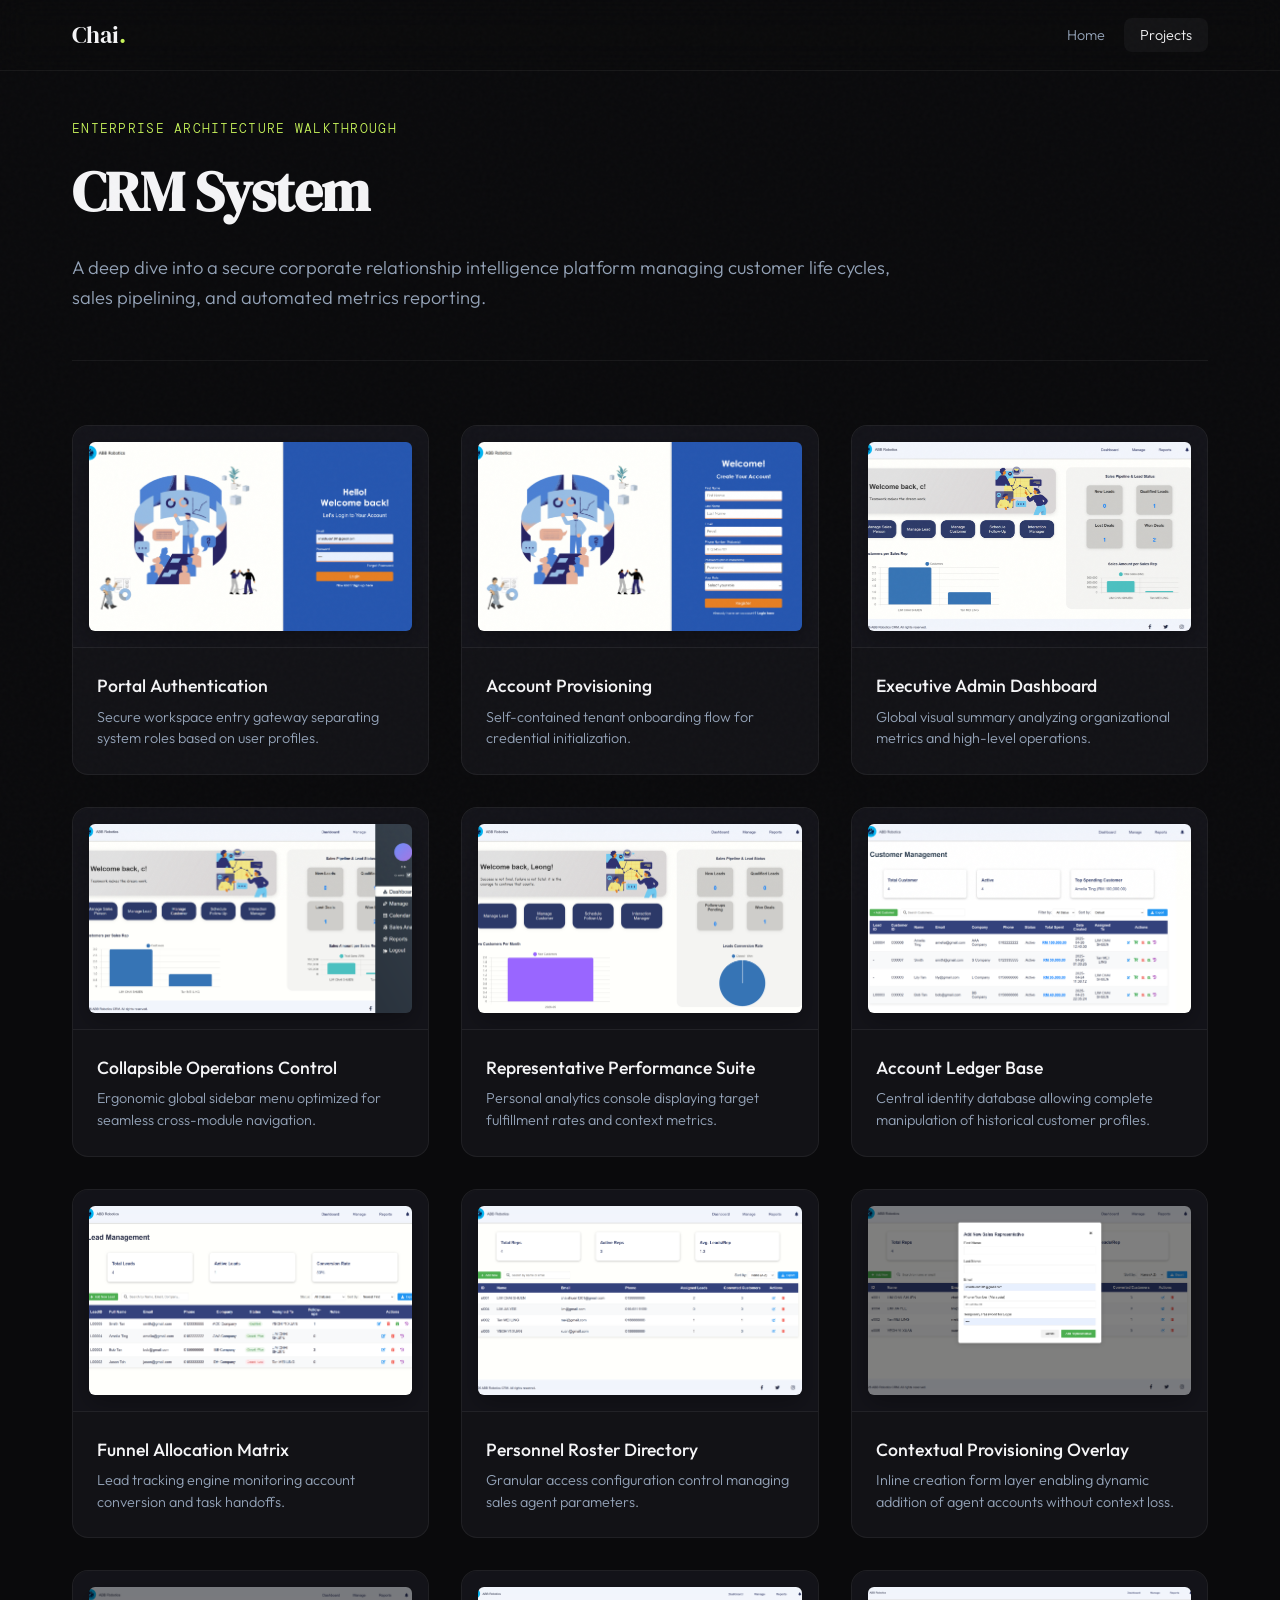
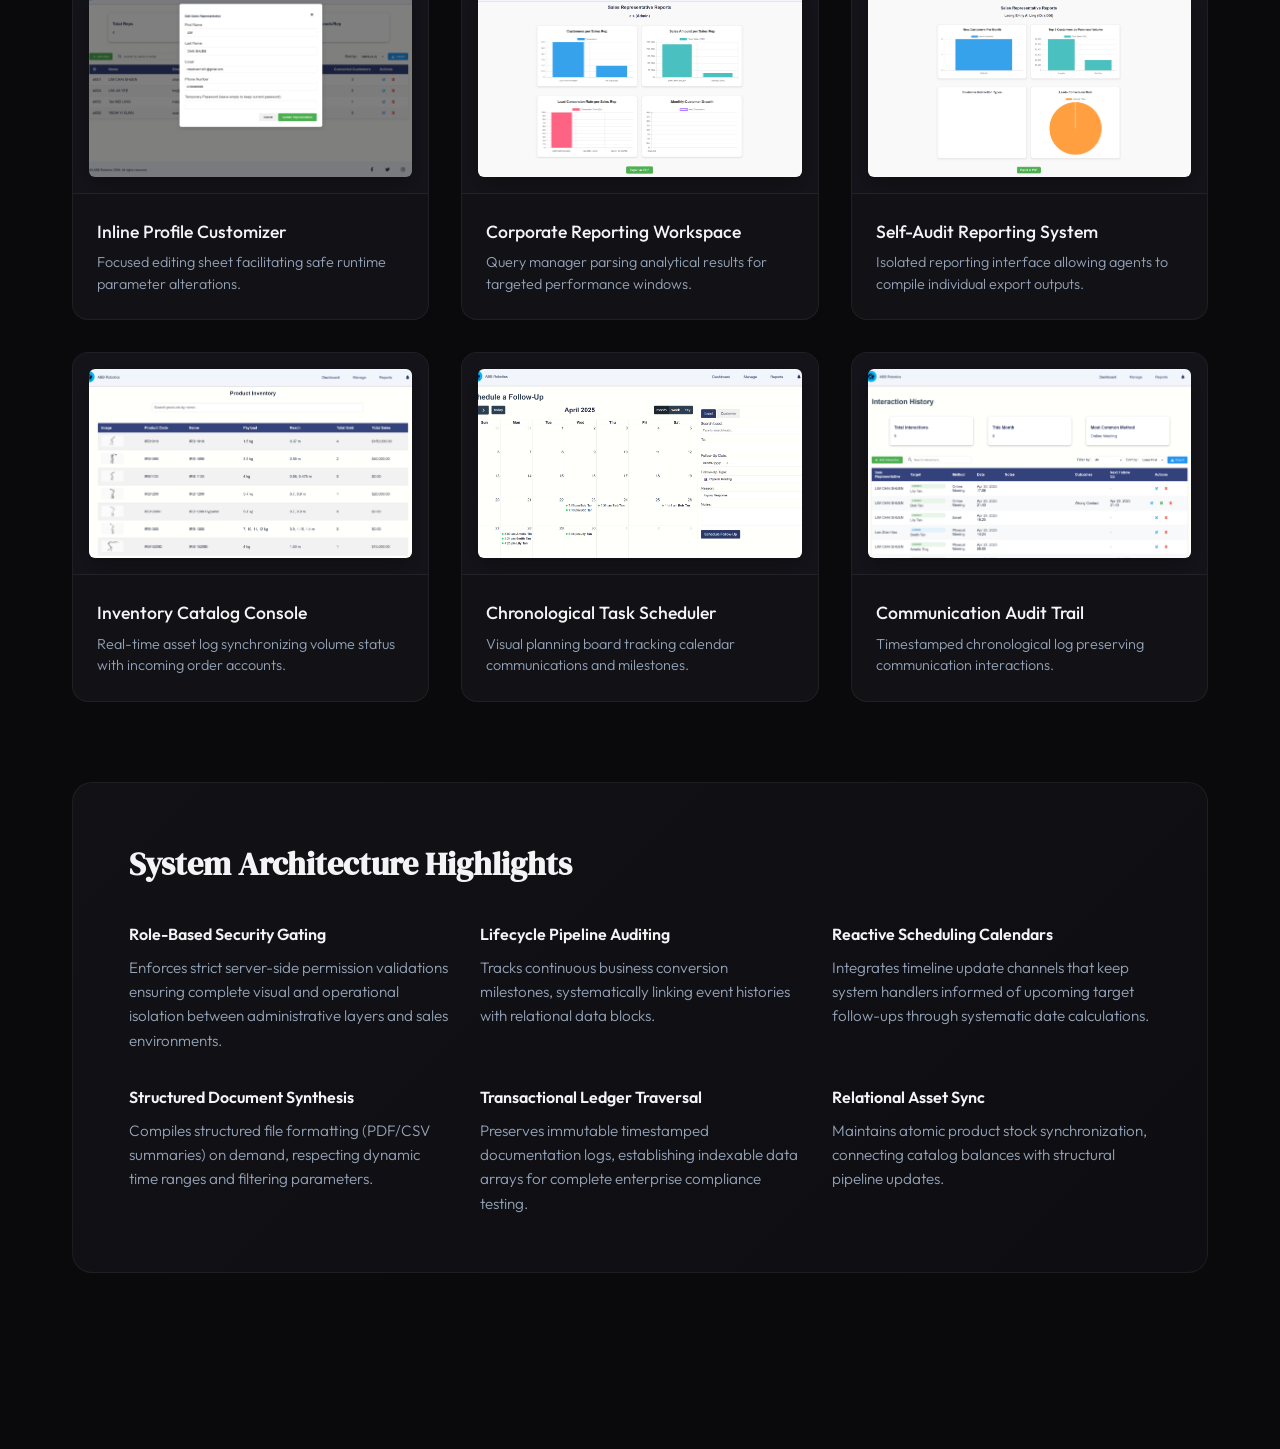
<file: crm-details.html>
<!doctype html>
<html lang="en">
<head>
  <meta charset="utf-8">
  <meta name="viewport" content="width=device-width,initial-scale=1">
  <title>CRM System — Walkthrough & Case Study</title>
  <link rel="preconnect" href="https://fonts.googleapis.com">
  <link rel="preconnect" href="https://fonts.gstatic.com" crossorigin>
  <link href="https://fonts.googleapis.com/css2?family=DM+Serif+Display&family=DM+Mono:wght@400;500&family=Outfit:wght@300;400;500;600;700&display=swap" rel="stylesheet">
  <style>
    *, *::before, *::after { box-sizing: border-box; margin: 0; padding: 0; }

    :root {
      --bg: #0a0a0c;
      --bg-2: #121216;
      --bg-3: #181822;
      --border: rgba(255,255,255,0.06);
      --border-hover: rgba(200,245,90,0.2);
      --text: #f4f4f6;
      --text-muted: #94a3b8;
      --accent: #c8f55a;
      --font-display: 'DM Serif Display', Georgia, serif;
      --font-body: 'Outfit', sans-serif;
      --font-mono: 'DM Mono', monospace;
    }

    body {
      background: var(--bg);
      color: var(--text);
      font-family: var(--font-body);
      font-weight: 300;
      line-height: 1.6;
      padding-bottom: 5rem;
    }

    body::before {
      content: '';
      position: fixed;
      inset: 0;
      background-image: url("data:image/svg+xml,%3Csvg viewBox='0 0 256 256' xmlns='http://www.w3.org/2000/svg'%3E%3Cfilter id='noise'%3E%3CfeTurbulence type='fractalNoise' baseFrequency='0.85' numOctaves='3' stitchTiles='stitch'/%3E%3C/filter%3E%3Crect width='100%25' height='100%25' filter='url(%23noise)' opacity='0.02'/%3E%3C/svg%3E");
      pointer-events: none;
      z-index: 1000;
    }

    .site-header {
      backdrop-filter: blur(16px);
      -webkit-backdrop-filter: blur(16px);
      border-bottom: 1px solid var(--border);
      background: rgba(10,10,12,0.8);
      position: sticky;
      top: 0;
      z-index: 500;
    }

    .site-header .container {
      display: flex;
      align-items: center;
      justify-content: space-between;
      height: 70px;
      max-width: 1200px;
      margin: 0 auto;
      padding: 0 2rem;
    }

    .site-header .logo {
      font-family: var(--font-display);
      font-size: 1.5rem;
      color: var(--text);
      text-decoration: none;
    }

    .site-header .logo span { color: var(--accent); }

    nav a {
      color: var(--text-muted);
      text-decoration: none;
      font-size: 0.9rem;
      padding: 0.5rem 1rem;
      border-radius: 8px;
      transition: all 0.2s;
    }

    nav a:hover, nav a.active {
      color: var(--text);
      background: rgba(255,255,255,0.04);
    }

    .container {
      max-width: 1200px;
      margin: 0 auto;
      padding: 3rem 2rem;
    }

    .project-hero {
      margin-bottom: 4rem;
      border-bottom: 1px solid var(--border);
      padding-bottom: 3rem;
    }

    .project-meta-label {
      font-family: var(--font-mono);
      color: var(--accent);
      font-size: 0.8rem;
      text-transform: uppercase;
      letter-spacing: 0.1em;
      margin-bottom: 0.5rem;
    }

    .project-hero h1 {
      font-family: var(--font-display);
      font-size: 3.5rem;
      letter-spacing: -0.01em;
      margin-bottom: 1rem;
    }

    .project-desc {
      color: var(--text-muted);
      font-size: 1.15rem;
      max-width: 70ch;
    }

    .project-gallery {
      display: grid;
      grid-template-columns: repeat(auto-fill, minmax(340px, 1fr));
      gap: 2rem;
      margin-bottom: 5rem;
    }

    .shot {
      background: var(--bg-2);
      border: 1px solid var(--border);
      border-radius: 16px;
      overflow: hidden;
      display: flex;
      flex-direction: column;
      transition: border-color 0.3s, transform 0.3s;
    }

    .shot:hover {
      border-color: var(--border-hover);
      transform: translateY(-2px);
    }

    .shot-img-ctx {
      background: #14141a;
      width: 100%;
      aspect-ratio: 16/10;
      display: flex;
      align-items: center;
      justify-content: center;
      overflow: hidden;
      border-bottom: 1px solid var(--border);
      padding: 1rem;
    }

    .shot img {
      width: 100%;
      height: 100%;
      object-fit: cover;
      object-position: top;
      border-radius: 6px;
      box-shadow: 0 8px 24px rgba(0,0,0,0.3);
    }

    .shot figcaption {
      padding: 1.5rem;
      display: flex;
      flex-direction: column;
      gap: 0.4rem;
    }

    .shot figcaption strong {
      font-size: 1.1rem;
      color: var(--text);
      font-weight: 500;
    }

    .shot figcaption p {
      color: var(--text-muted);
      font-size: 0.9rem;
      line-height: 1.5;
    }

    .tech-specs {
      background: linear-gradient(135deg, var(--bg-2) 0%, #0e0e12 100%);
      border: 1px solid var(--border);
      border-radius: 20px;
      padding: 3.5rem;
      margin-bottom: 3rem;
    }

    .tech-specs h2 {
      font-family: var(--font-display);
      font-size: 2rem;
      margin-bottom: 2rem;
    }

    .specs-grid {
      display: grid;
      grid-template-columns: repeat(auto-fit, minmax(280px, 1fr));
      gap: 2rem;
    }

    .spec-item {
      display: flex;
      flex-direction: column;
      gap: 0.5rem;
    }

    .spec-item strong {
      font-size: 1rem;
      color: var(--text);
      font-weight: 600;
    }

    .spec-item p {
      color: var(--text-muted);
      font-size: 0.95rem;
      line-height: 1.6;
    }

    @media(max-width: 768px){
      .project-gallery { grid-template-columns: 1fr; }
      .tech-specs { padding: 2rem; }
    }
  </style>
</head>
<body>

  <header class="site-header">
    <div class="container">
      <a class="logo" href="index.html">Chai<span>.</span></a>
      <nav>
        <a href="index.html">Home</a>
        <a href="projects.html" class="active">Projects</a>
      </nav>
    </div>
  </header>

  <div class="container">
    <div class="project-hero">
      <p class="project-meta-label">Enterprise Architecture Walkthrough</p>
      <h1>CRM System</h1>
      <p class="project-desc">A deep dive into a secure corporate relationship intelligence platform managing customer life cycles, sales pipelining, and automated metrics reporting.</p>
    </div>

    <div class="project-gallery">
      <figure class="shot"><div class="shot-img-ctx"><img src="CRM%20Screenshot/Login.png" alt="Portal Login"></div><figcaption><strong>Portal Authentication</strong><p>Secure workspace entry gateway separating system roles based on user profiles.</p></figcaption></figure>
      <figure class="shot"><div class="shot-img-ctx"><img src="CRM%20Screenshot/Sign%20Up.png" alt="Registration Flow"></div><figcaption><strong>Account Provisioning</strong><p>Self-contained tenant onboarding flow for credential initialization.</p></figcaption></figure>
      <figure class="shot"><div class="shot-img-ctx"><img src="CRM%20Screenshot/Admin%20Dashboard.png" alt="Administrative Overview"></div><figcaption><strong>Executive Admin Dashboard</strong><p>Global visual summary analyzing organizational metrics and high-level operations.</p></figcaption></figure>
      <figure class="shot"><div class="shot-img-ctx"><img src="CRM%20Screenshot/Admin%20Dashboard%20with%20Menu%20Side%20Bar.png" alt="Navigation Sidebar"></div><figcaption><strong>Collapsible Operations Control</strong><p>Ergonomic global sidebar menu optimized for seamless cross-module navigation.</p></figcaption></figure>
      <figure class="shot"><div class="shot-img-ctx"><img src="CRM%20Screenshot/Sales%20Rep%20Dashboard.png" alt="Representative View"></div><figcaption><strong>Representative Performance Suite</strong><p>Personal analytics console displaying target fulfillment rates and context metrics.</p></figcaption></figure>
      <figure class="shot"><div class="shot-img-ctx"><img src="CRM%20Screenshot/Admin%20Customer%20Management.png" alt="Account Management"></div><figcaption><strong>Account Ledger Base</strong><p>Central identity database allowing complete manipulation of historical customer profiles.</p></figcaption></figure>
      <figure class="shot"><div class="shot-img-ctx"><img src="CRM%20Screenshot/Admin%20Lead%20Management.png" alt="Lead Lifecycle Control"></div><figcaption><strong>Funnel Allocation Matrix</strong><p>Lead tracking engine monitoring account conversion and task handoffs.</p></figcaption></figure>
      <figure class="shot"><div class="shot-img-ctx"><img src="CRM%20Screenshot/Admin%20Manage%20Sales%20Rep%20Page.png" alt="Staff Control"></div><figcaption><strong>Personnel Roster Directory</strong><p>Granular access configuration control managing sales agent parameters.</p></figcaption></figure>
      <figure class="shot"><div class="shot-img-ctx"><img src="CRM%20Screenshot/Admin%20Add%20Sales%20Rep%20Floating%20Screen.png" alt="Creation Modal"></div><figcaption><strong>Contextual Provisioning Overlay</strong><p>Inline creation form layer enabling dynamic addition of agent accounts without context loss.</p></figcaption></figure>
      <figure class="shot"><div class="shot-img-ctx"><img src="CRM%20Screenshot/Admin%20Edit%20Sales%20Rep%20Details%20Floating%20screen.png" alt="Modification Interface"></div><figcaption><strong>Inline Profile Customizer</strong><p>Focused editing sheet facilitating safe runtime parameter alterations.</p></figcaption></figure>
      <figure class="shot"><div class="shot-img-ctx"><img src="CRM%20Screenshot/Admin%20Sales%20Rep%20Report%20Generator.png" alt="Data Assembly Engine"></div><figcaption><strong>Corporate Reporting Workspace</strong><p>Query manager parsing analytical results for targeted performance windows.</p></figcaption></figure>
      <figure class="shot"><div class="shot-img-ctx"><img src="CRM%20Screenshot/Sales%20Rep%20Personal%20Sales%20Report%20Generator.png" alt="Agent Export"></div><figcaption><strong>Self-Audit Reporting System</strong><p>Isolated reporting interface allowing agents to compile individual export outputs.</p></figcaption></figure>
      <figure class="shot"><div class="shot-img-ctx"><img src="CRM%20Screenshot/Admin%20Product%20Inventory%20View.png" alt="Stock Registry"></div><figcaption><strong>Inventory Catalog Console</strong><p>Real-time asset log synchronizing volume status with incoming order accounts.</p></figcaption></figure>
      <figure class="shot"><div class="shot-img-ctx"><img src="CRM%20Screenshot/Admin%20Follow%20Up%20Calendar.png" alt="Scheduling Calendar"></div><figcaption><strong>Chronological Task Scheduler</strong><p>Visual planning board tracking calendar communications and milestones.</p></figcaption></figure>
      <figure class="shot"><div class="shot-img-ctx"><img src="CRM%20Screenshot/Admin%20Interation%20History.png" alt="Activity Log"></div><figcaption><strong>Communication Audit Trail</strong><p>Timestamped chronological log preserving communication interactions.</p></figcaption></figure>
    </div>

    <div class="tech-specs">
      <h2>System Architecture Highlights</h2>
      <div class="specs-grid">
        <div class="spec-item">
          <strong>Role-Based Security Gating</strong>
          <p>Enforces strict server-side permission validations ensuring complete visual and operational isolation between administrative layers and sales environments.</p>
        </div>
        <div class="spec-item">
          <strong>Lifecycle Pipeline Auditing</strong>
          <p>Tracks continuous business conversion milestones, systematically linking event histories with relational data blocks.</p>
        </div>
        <div class="spec-item">
          <strong>Reactive Scheduling Calendars</strong>
          <p>Integrates timeline update channels that keep system handlers informed of upcoming target follow-ups through systematic date calculations.</p>
        </div>
        <div class="spec-item">
          <strong>Structured Document Synthesis</strong>
          <p>Compiles structured file formatting (PDF/CSV summaries) on demand, respecting dynamic time ranges and filtering parameters.</p>
        </div>
        <div class="spec-item">
          <strong>Transactional Ledger Traversal</strong>
          <p>Preserves immutable timestamped documentation logs, establishing indexable data arrays for complete enterprise compliance testing.</p>
        </div>
        <div class="spec-item">
          <strong>Relational Asset Sync</strong>
          <p>Maintains atomic product stock synchronization, connecting catalog balances with structural pipeline updates.</p>
        </div>
      </div>
    </div>

  </div>

</body>
</html>
</file>
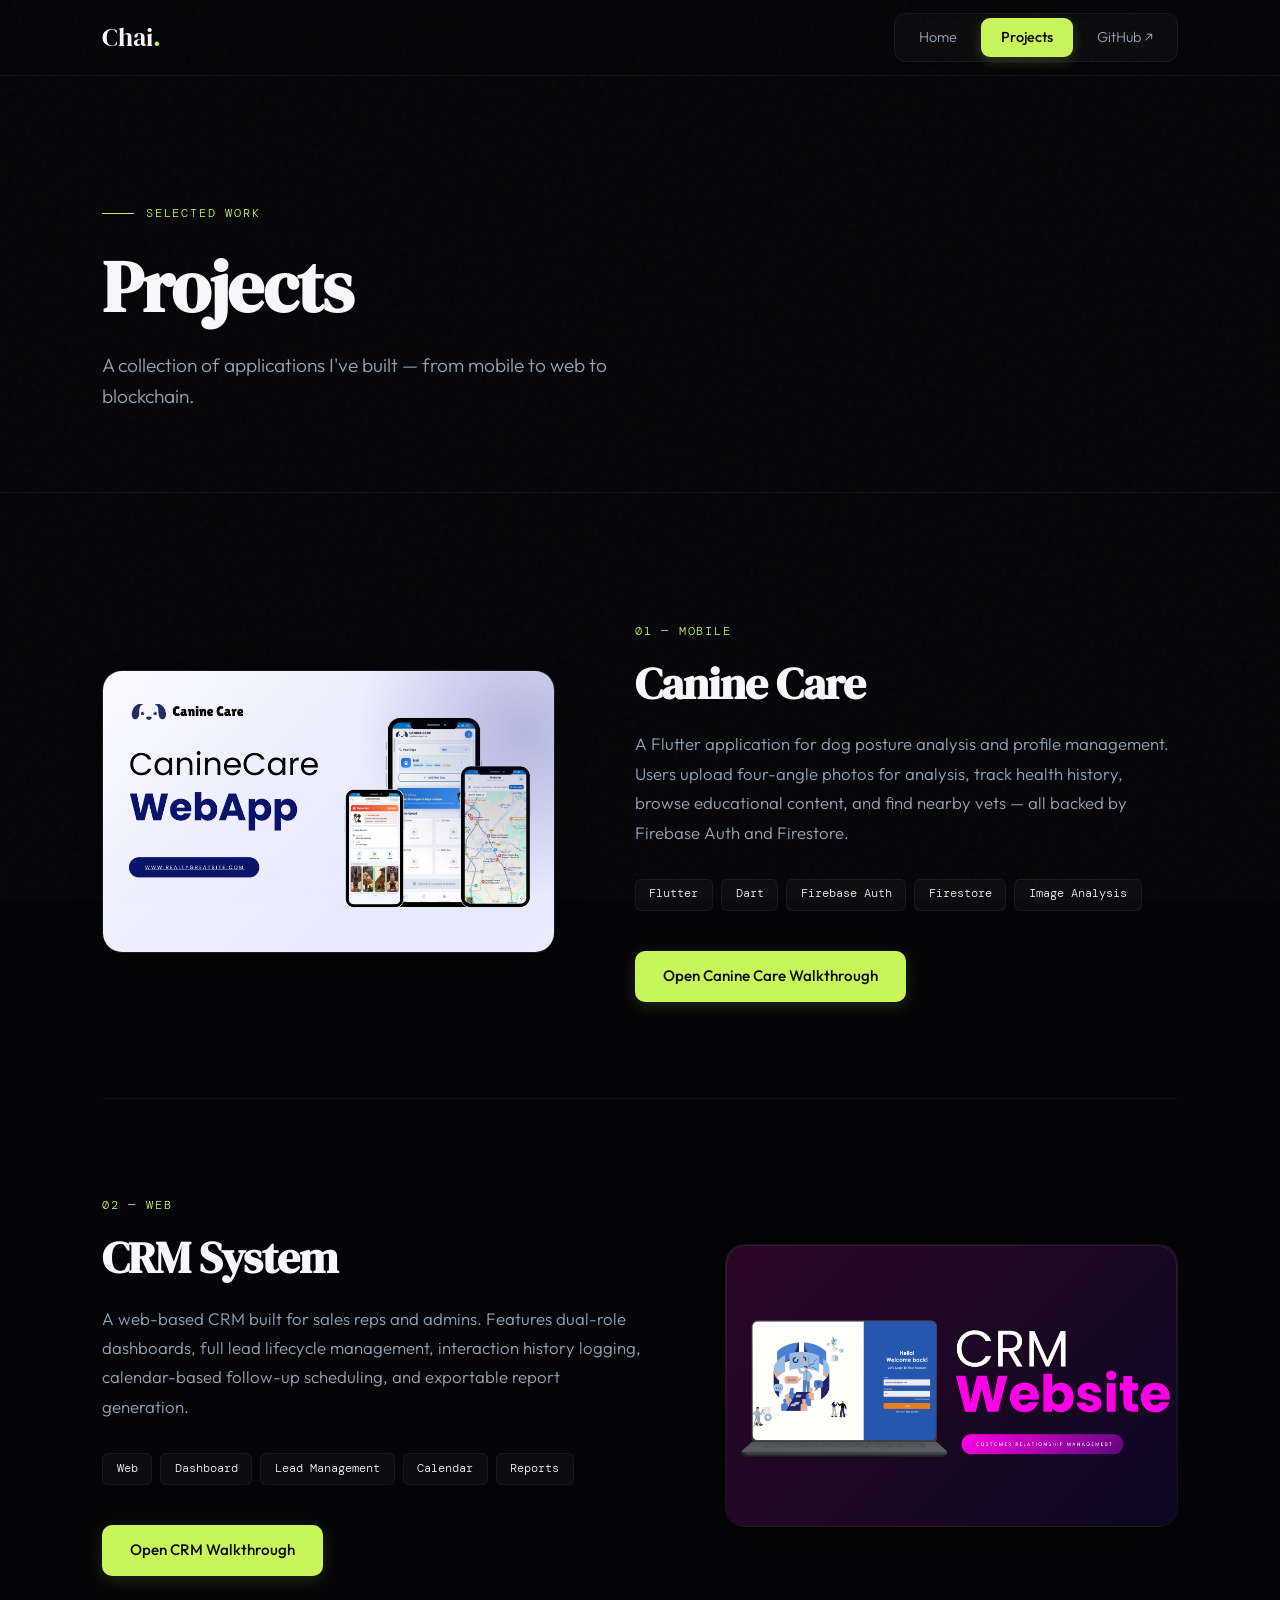
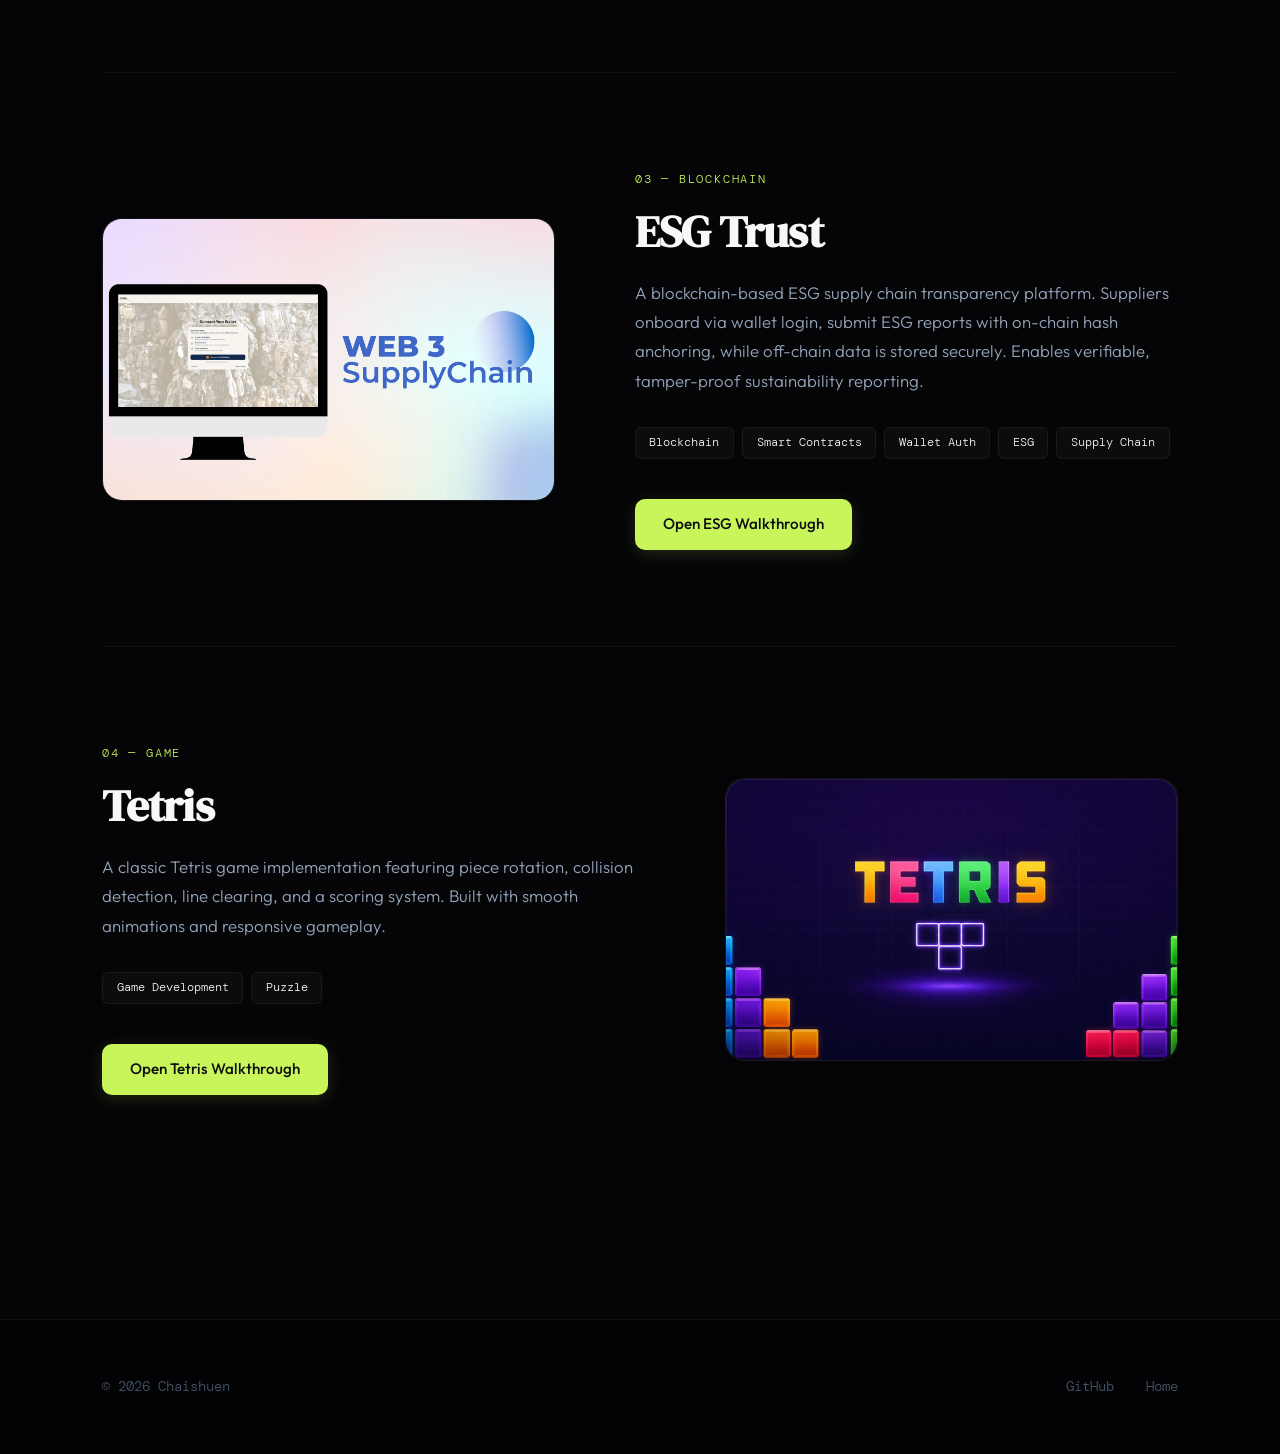
<file: projects.html>
<!doctype html>
<html lang="en">
<head>
  <meta charset="utf-8">
  <meta name="viewport" content="width=device-width,initial-scale=1">
  <meta name="description" content="Projects — Chaishuen's Portfolio">
  <title>Projects — Chaishuen</title>
  <link rel="preconnect" href="https://fonts.googleapis.com">
  <link rel="preconnect" href="https://fonts.gstatic.com" crossorigin>
  <link href="https://fonts.googleapis.com/css2?family=DM+Serif+Display:ital@0;1&family=DM+Mono:wght@400;500&family=Outfit:wght@300;400;500;600;700&display=swap" rel="stylesheet">
  <style>
    *, *::before, *::after { box-sizing: border-box; margin: 0; padding: 0; }

    :root {
      --bg: #050507;
      --bg-2: #0b0b0f;
      --bg-3: #12121a;
      --border: rgba(255,255,255,0.05);
      --border-hover: rgba(200,245,90,0.25);
      --text: #f8f8fa;
      --text-muted: #94a3b8;
      --text-dim: #475569;
      --accent: #c8f55a;
      --accent-glow: rgba(200,245,90,0.15);
      --font-display: 'DM Serif Display', Georgia, serif;
      --font-body: 'Outfit', sans-serif;
      --font-mono: 'DM Mono', monospace;
    }

    html { scroll-behavior: smooth; background: var(--bg); }

    body {
      background: var(--bg);
      color: var(--text);
      font-family: var(--font-body);
      font-weight: 300;
      line-height: 1.6;
      min-height: 100vh;
      overflow-x: hidden;
    }

    body::before {
      content: '';
      position: fixed;
      inset: 0;
      background-image: url("data:image/svg+xml,%3Csvg viewBox='0 0 256 256' xmlns='http://www.w3.org/2000/svg'%3E%3Cfilter id='noise'%3E%3CfeTurbulence type='fractalNoise' baseFrequency='0.75' numOctaves='3' stitchTiles='stitch'/%3E%3C/filter%3E%3Crect width='100%25' height='100%25' filter='url(%23noise)' opacity='0.025'/%3E%3C/svg%3E");
      pointer-events: none;
      z-index: 1000;
    }

    .container {
      max-width: 1140px;
      margin: 0 auto;
      padding: 0 2rem;
      position: relative;
    }

    /* ── HEADER ── */
    .site-header {
      position: sticky;
      top: 0;
      z-index: 500;
      backdrop-filter: blur(16px);
      -webkit-backdrop-filter: blur(16px);
      border-bottom: 1px solid var(--border);
      background: rgba(5,5,7,0.75);
    }

    .site-header .container {
      display: flex;
      align-items: center;
      justify-content: space-between;
      height: 75px;
    }

    .site-header .logo {
      font-family: var(--font-display);
      font-size: 1.6rem;
      color: var(--text);
      text-decoration: none;
      font-weight: 500;
    }

    .site-header .logo span { color: var(--accent); }

    nav { display: flex; gap: 0.25rem; background: rgba(255,255,255,0.03); padding: 0.25rem; border-radius: 12px; border: 1px solid var(--border); }

    nav a {
      color: var(--text-muted);
      text-decoration: none;
      font-size: 0.9rem;
      padding: 0.5rem 1.25rem;
      border-radius: 9px;
      transition: all 0.3s ease;
    }

    nav a:hover { color: var(--text); background: rgba(255,255,255,0.05); }
    nav a.active { color: var(--bg); background: var(--accent); font-weight: 500; box-shadow: 0 4px 12px rgba(200,245,90,0.2); }

    /* ── PAGE HEADER ── */
    .page-header {
      padding: 8rem 0 5rem;
      border-bottom: 1px solid var(--border);
    }

    .page-header .eyebrow {
      font-family: var(--font-mono);
      font-size: 0.75rem;
      color: var(--accent);
      letter-spacing: 0.15em;
      text-transform: uppercase;
      margin-bottom: 1.5rem;
      display: flex;
      align-items: center;
      gap: 0.75rem;
    }

    .page-header .eyebrow::before {
      content: '';
      display: inline-block;
      width: 32px;
      height: 1px;
      background: var(--accent);
    }

    .page-header h1 {
      font-family: var(--font-display);
      font-size: clamp(3rem, 7vw, 4.5rem);
      line-height: 1.1;
      letter-spacing: -0.02em;
      margin-bottom: 1.5rem;
    }

    .page-header p {
      color: var(--text-muted);
      font-size: 1.2rem;
      max-width: 520px;
    }

    /* ── PROJECTS LIST ── */
    .projects-list {
      padding: 2rem 0 8rem;
    }

    .project-entry {
      display: grid;
      grid-template-columns: 1fr 1.2fr;
      gap: 5rem;
      align-items: center;
      padding: 6rem 0;
      border-bottom: 1px solid var(--border);
      opacity: 0;
      transform: translateY(40px);
      transition: opacity 0.8s cubic-bezier(0.16, 1, 0.3, 1), transform 0.8s cubic-bezier(0.16, 1, 0.3, 1);
    }

    .project-entry.visible {
      opacity: 1;
      transform: translateY(0);
    }

    .project-entry:last-child {
      border-bottom: none;
    }

    .project-entry:nth-child(even) {
      direction: rtl;
    }

    .project-entry:nth-child(even) > * {
      direction: ltr;
    }

    .project-img-wrap {
      border-radius: 20px;
      overflow: hidden;
      border: 1px solid var(--border);
      aspect-ratio: 16/10;
      background: linear-gradient(180deg, #101015 0%, #08080c 100%);
      position: relative;
      box-shadow: 0 10px 30px rgba(0,0,0,0.3);
      transition: all 0.5s cubic-bezier(0.16, 1, 0.3, 1);
    }

    .project-img-wrap::before {
      content: ''; position: absolute; inset: 0; border-radius: 20px;
      padding: 1px; background: linear-gradient(180deg, rgba(255,255,255,0.08), transparent);
      -webkit-mask: linear-gradient(#fff 0 0) content-box, linear-gradient(#fff 0 0);
      mask: linear-gradient(#fff 0 0) content-box, linear-gradient(#fff 0 0);
      -webkit-mask-composite: xor; mask-composite: exclude; pointer-events: none;
    }

    .project-img-wrap img {
      width: 100%;
      height: 100%;
      object-fit: cover;
      object-position: top;
      display: block;
      transition: transform 0.6s cubic-bezier(0.16, 1, 0.3, 1);
    }

    .project-entry:hover .project-img-wrap {
      border-color: var(--border-hover);
      transform: translateY(-4px);
      box-shadow: 0 20px 40px rgba(0,0,0,0.5), 0 0 25px rgba(200,245,90,0.03);
    }

    .project-entry:hover .project-img-wrap img {
      transform: scale(1.04);
    }

    .project-img-placeholder {
      width: 100%;
      height: 100%;
      display: flex;
      align-items: center;
      justify-content: center;
      background: var(--bg-3);
    }

    /* ── PROJECT TEXT ── */
    .project-text .num {
      font-family: var(--font-mono);
      font-size: 0.75rem;
      color: var(--accent);
      letter-spacing: 0.15em;
      margin-bottom: 1rem;
      text-transform: uppercase;
    }

    .project-text h2 {
      font-family: var(--font-display);
      font-size: 2.8rem;
      line-height: 1.15;
      letter-spacing: -0.02em;
      margin-bottom: 1.25rem;
    }

    .project-text p {
      color: var(--text-muted);
      font-size: 1.05rem;
      line-height: 1.75;
      margin-bottom: 2rem;
    }

    .tag-list {
      display: flex;
      flex-wrap: wrap;
      gap: 0.5rem;
      margin-bottom: 2.5rem;
    }

    .tag {
      font-family: var(--font-mono);
      font-size: 0.72rem;
      color: var(--text);
      background: rgba(255,255,255,0.03);
      border: 1px solid var(--border);
      padding: 0.35rem 0.85rem;
      border-radius: 6px;
      transition: all 0.3s ease;
    }

    .project-entry:hover .tag {
      border-color: rgba(255,255,255,0.12);
      background: rgba(255,255,255,0.05);
    }

    .project-links {
      display: flex;
      gap: 1rem;
      flex-wrap: wrap;
    }

    .btn {
      display: inline-flex;
      align-items: center;
      gap: 0.6rem;
      padding: 0.85rem 1.75rem;
      border-radius: 10px;
      font-family: var(--font-body);
      font-size: 0.95rem;
      font-weight: 500;
      text-decoration: none;
      transition: all 0.4s cubic-bezier(0.16, 1, 0.3, 1);
    }

    .btn-primary {
      background: var(--accent);
      color: #0d0d0f;
      box-shadow: 0 4px 15px rgba(200,245,90,0.15);
    }

    .btn-primary:hover {
      background: #dbfc7a;
      transform: translateY(-2px);
      box-shadow: 0 6px 20px rgba(200,245,90,0.3);
    }

    /* ── FOOTER ── */
    .site-footer {
      border-top: 1px solid var(--border);
      padding: 3.5rem 0;
      background: #030305;
    }

    .site-footer .inner {
      display: flex;
      align-items: center;
      justify-content: space-between;
      flex-wrap: wrap;
      gap: 1rem;
    }

    .site-footer p {
      font-size: 0.85rem;
      color: var(--text-dim);
      font-family: var(--font-mono);
    }

    .footer-links {
      display: flex;
      gap: 2rem;
    }

    .footer-links a {
      font-size: 0.85rem;
      color: var(--text-dim);
      text-decoration: none;
      font-family: var(--font-mono);
      transition: color 0.2s;
    }

    .footer-links a:hover { color: var(--accent); }

    @media (max-width: 992px) {
      .project-entry,
      .project-entry:nth-child(even) {
        grid-template-columns: 1fr;
        direction: ltr;
        gap: 3rem;
        padding: 4rem 0;
      }
      .page-header { padding: 6rem 0 4rem; }
    }
  </style>
</head>
<body>

  <header class="site-header">
    <div class="container">
      <a class="logo" href="index.html">Chai<span>.</span></a>
      <nav>
        <a href="index.html">Home</a>
        <a href="projects.html" class="active">Projects</a>
        <a href="https://github.com/chaishuen1201" target="_blank">GitHub ↗</a>
      </nav>
    </div>
  </header>

  <main>
    <div class="page-header">
      <div class="container">
        <div class="eyebrow">Selected Work</div>
        <h1>Projects</h1>
        <p>A collection of applications I've built — from mobile to web to blockchain.</p>
      </div>
    </div>

    <section class="projects-list">
      <div class="container">

        <!-- 01. CANINE CARE -->
        <article class="project-entry" id="canine-care-overview">
          <div class="project-img-wrap">
            <img src="Canine%20Care%20Screenshot/CanineCare%20Main%20Photo.png" alt="Canine Care app homepage"
              onerror="this.style.display='none';this.nextElementSibling.style.display='flex'">
            <div class="project-img-placeholder" style="display:none">
              <svg width="56" height="56" fill="none" viewBox="0 0 24 24" stroke="rgba(255,255,255,0.12)" stroke-width="1"><rect x="3" y="3" width="18" height="18" rx="2"/><circle cx="8.5" cy="8.5" r="1.5"/><path d="m21 15-5-5L5 21"/></svg>
            </div>
          </div>
          <div class="project-text">
            <p class="num">01 — Mobile</p>
            <h2>Canine Care</h2>
            <p>A Flutter application for dog posture analysis and profile management. Users upload four-angle photos for analysis, track health history, browse educational content, and find nearby vets — all backed by Firebase Auth and Firestore.</p>
            <div class="tag-list">
              <span class="tag">Flutter</span>
              <span class="tag">Dart</span>
              <span class="tag">Firebase Auth</span>
              <span class="tag">Firestore</span>
              <span class="tag">Image Analysis</span>
            </div>
            <div class="project-links">
              <a class="btn btn-primary" href="canine-care-details.html">Open Canine Care Walkthrough</a>
            </div>
          </div>
        </article>
        

        <!-- 02. CRM SYSTEM -->
        <article class="project-entry" id="crm">
          <div class="project-img-wrap">
            <img src="CRM%20Screenshot/Main.png" alt="CRM sales dashboard"
              onerror="this.style.display='none';this.nextElementSibling.style.display='flex'">
            <div class="project-img-placeholder" style="display:none">
              <svg width="56" height="56" fill="none" viewBox="0 0 24 24" stroke="rgba(255,255,255,0.12)" stroke-width="1"><rect x="3" y="3" width="18" height="18" rx="2"/><circle cx="8.5" cy="8.5" r="1.5"/><path d="m21 15-5-5L5 21"/></svg>
            </div>
          </div>
          <div class="project-text">
            <p class="num">02 — Web</p>
            <h2>CRM System</h2>
            <p>A web-based CRM built for sales reps and admins. Features dual-role dashboards, full lead lifecycle management, interaction history logging, calendar-based follow-up scheduling, and exportable report generation.</p>
            <div class="tag-list">
              <span class="tag">Web</span>
              <span class="tag">Dashboard</span>
              <span class="tag">Lead Management</span>
              <span class="tag">Calendar</span>
              <span class="tag">Reports</span>
            </div>
            <div class="project-links">
              <a class="btn btn-primary" href="crm-details.html">Open CRM Walkthrough</a>
            </div>
          </div>
        </article>

        <!-- 03. ESG TRUST -->
        <article class="project-entry" id="esg">
          <div class="project-img-wrap">
            <img src="ESG%20Trust/Main.png" alt="ESG Trust report"
              onerror="this.style.display='none';this.nextElementSibling.style.display='flex'">
            <div class="project-img-placeholder" style="display:none">
              <svg width="56" height="56" fill="none" viewBox="0 0 24 24" stroke="rgba(255,255,255,0.12)" stroke-width="1"><rect x="3" y="3" width="18" height="18" rx="2"/><circle cx="8.5" cy="8.5" r="1.5"/><path d="m21 15-5-5L5 21"/></svg>
            </div>
          </div>
          <div class="project-text">
            <p class="num">03 — Blockchain</p>
            <h2>ESG Trust</h2>
            <p>A blockchain-based ESG supply chain transparency platform. Suppliers onboard via wallet login, submit ESG reports with on-chain hash anchoring, while off-chain data is stored securely. Enables verifiable, tamper-proof sustainability reporting.</p>
            <div class="tag-list">
              <span class="tag">Blockchain</span>
              <span class="tag">Smart Contracts</span>
              <span class="tag">Wallet Auth</span>
              <span class="tag">ESG</span>
              <span class="tag">Supply Chain</span>
            </div>
            <div class="project-links">
              <a class="btn btn-primary" href="esg-details.html">Open ESG Walkthrough</a>
            </div>
          </div>
        </article>

        <!-- 04. TETRIS -->
        <article class="project-entry" id="tetris">
          <div class="project-img-wrap">
            <img src="Tetris%20Game/Tetris%20Main.png" alt="Tetris game"
              onerror="this.style.display='none';this.nextElementSibling.style.display='flex'">
            <div class="project-img-placeholder" style="display:none">
              <svg width="56" height="56" fill="none" viewBox="0 0 24 24" stroke="rgba(255,255,255,0.12)" stroke-width="1"><rect x="3" y="3" width="18" height="18" rx="2"/><circle cx="8.5" cy="8.5" r="1.5"/><path d="m21 15-5-5L5 21"/></svg>
            </div>
          </div>
          <div class="project-text">
            <p class="num">04 — Game</p>
            <h2>Tetris</h2>
            <p>A classic Tetris game implementation featuring piece rotation, collision detection, line clearing, and a scoring system. Built with smooth animations and responsive gameplay.</p>
            <div class="tag-list">
              <span class="tag">Game Development</span>
              <span class="tag">Puzzle</span>
            </div>
            <div class="project-links">
              <a class="btn btn-primary" href="tetris-details.html">Open Tetris Walkthrough</a>
            </div>
          </div>
        </article>

      </div>
    </section>
  </main>

  <footer class="site-footer">
    <div class="container">
      <div class="inner">
        <p>© 2026 Chaishuen</p>
        <div class="footer-links">
          <a href="https://github.com/chaishuen1201" target="_blank">GitHub</a>
          <a href="index.html">Home</a>
        </div>
      </div>
    </div>
  </footer>

  <script>
    // Intersection Observer Engine for Scroll Entry Reveal Transitions
    const entries = document.querySelectorAll('.project-entry');
    const obs = new IntersectionObserver((items) => {
      items.forEach(item => {
        if (item.isIntersecting) {
          item.target.classList.add('visible');
          obs.unobserve(item.target);
        }
      });
    }, { threshold: 0.15 });
    entries.forEach(e => obs.observe(e));
  </script>

</body>
</html>
</file>
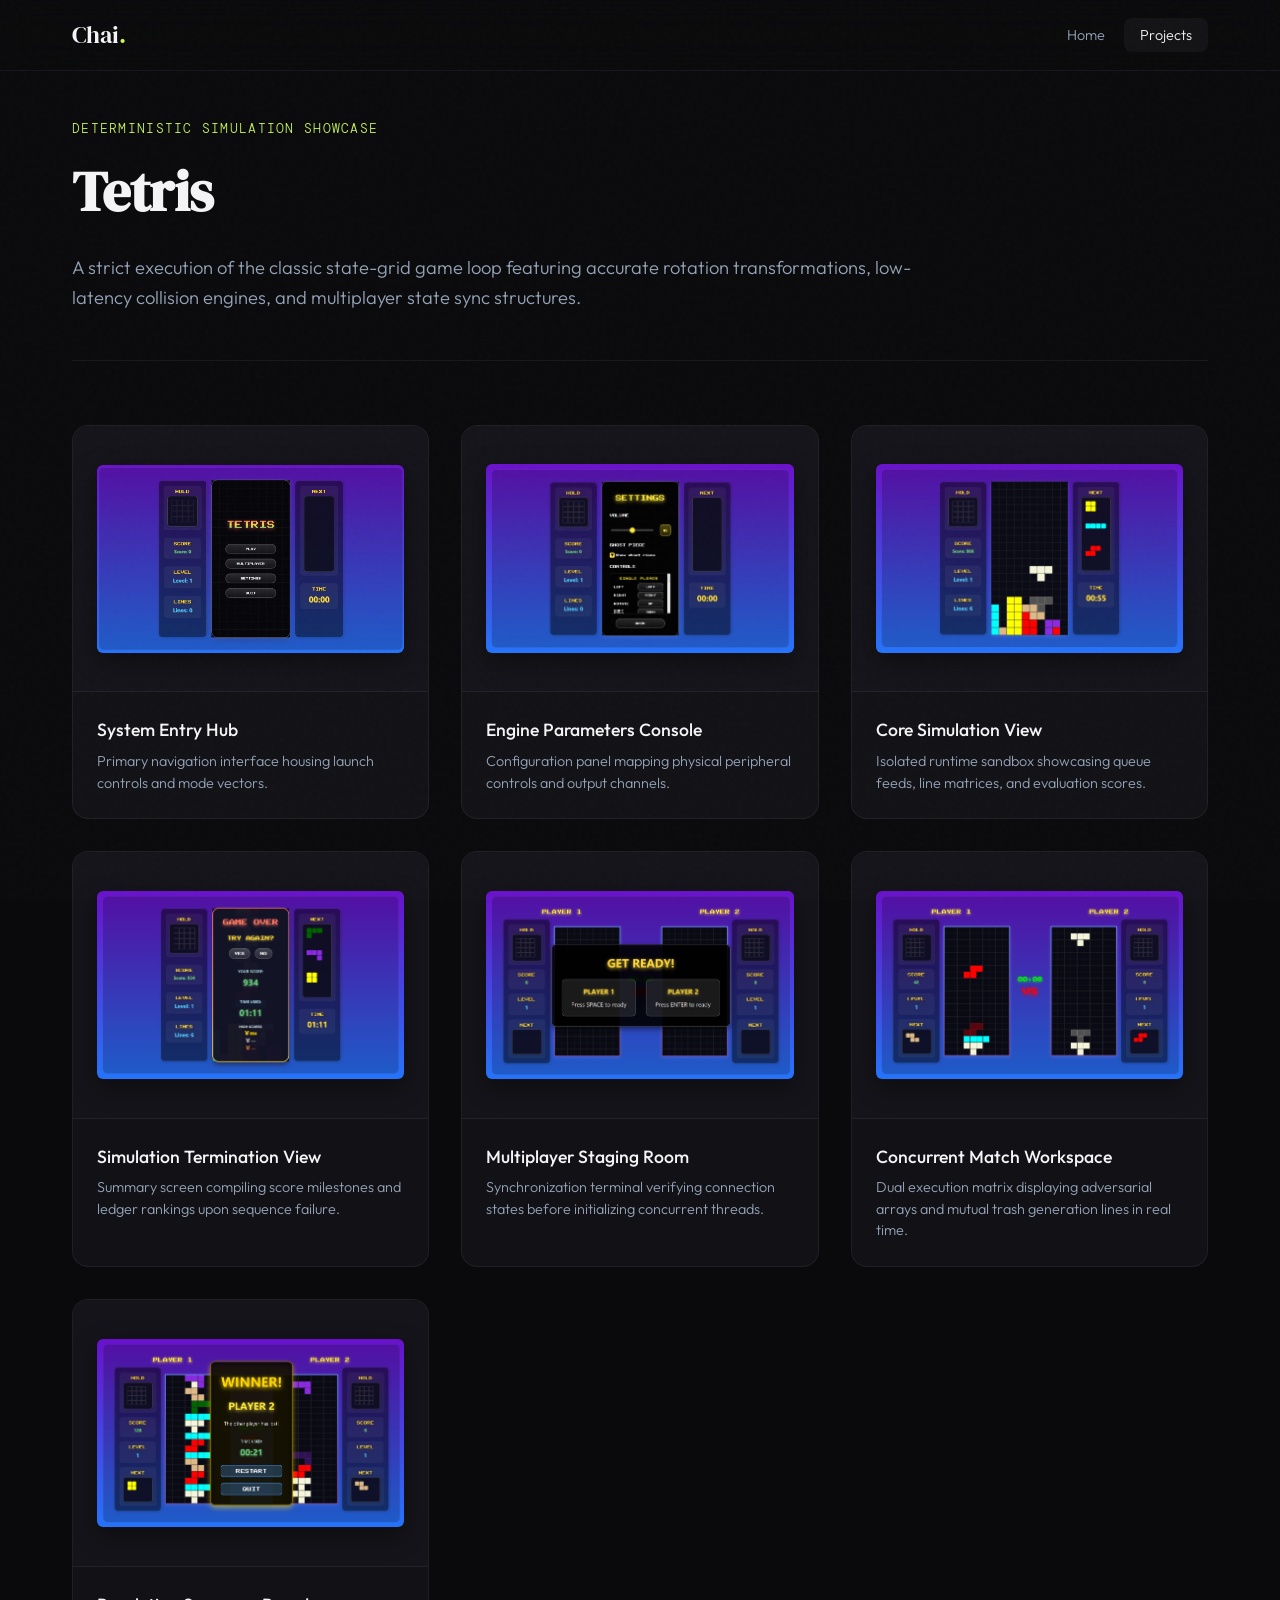
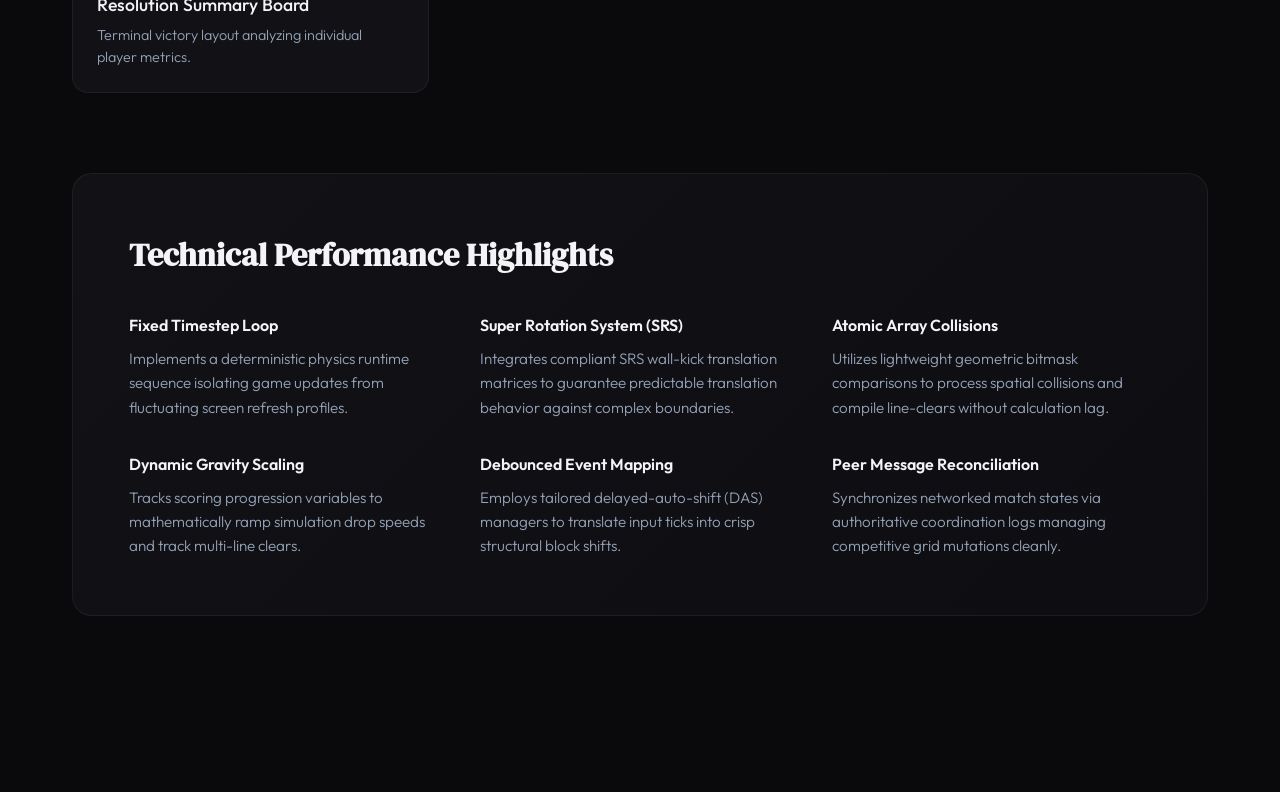
<file: tetris-details.html>
<!doctype html>
<html lang="en">
<head>
  <meta charset="utf-8">
  <meta name="viewport" content="width=device-width,initial-scale=1">
  <title>Tetris Engine — Architectural Breakdown</title>
  <link rel="preconnect" href="https://fonts.googleapis.com">
  <link rel="preconnect" href="https://fonts.gstatic.com" crossorigin>
  <link href="https://fonts.googleapis.com/css2?family=DM+Serif+Display&family=DM+Mono:wght@400;500&family=Outfit:wght@300;400;500;600;700&display=swap" rel="stylesheet">
  <style>
    *, *::before, *::after { box-sizing: border-box; margin: 0; padding: 0; }

    :root {
      --bg: #0a0a0c;
      --bg-2: #121216;
      --bg-3: #181822;
      --border: rgba(255,255,255,0.06);
      --border-hover: rgba(200,245,90,0.2);
      --text: #f4f4f6;
      --text-muted: #94a3b8;
      --accent: #c8f55a;
      --font-display: 'DM Serif Display', Georgia, serif;
      --font-body: 'Outfit', sans-serif;
      --font-mono: 'DM Mono', monospace;
    }

    body {
      background: var(--bg);
      color: var(--text);
      font-family: var(--font-body);
      font-weight: 300;
      line-height: 1.6;
      padding-bottom: 5rem;
    }

    body::before {
      content: '';
      position: fixed;
      inset: 0;
      background-image: url("data:image/svg+xml,%3Csvg viewBox='0 0 256 256' xmlns='http://www.w3.org/2000/svg'%3E%3Cfilter id='noise'%3E%3CfeTurbulence type='fractalNoise' baseFrequency='0.85' numOctaves='3' stitchTiles='stitch'/%3E%3C/filter%3E%3Crect width='100%25' height='100%25' filter='url(%23noise)' opacity='0.02'/%3E%3C/svg%3E");
      pointer-events: none;
      z-index: 1000;
    }

    .site-header {
      backdrop-filter: blur(16px);
      -webkit-backdrop-filter: blur(16px);
      border-bottom: 1px solid var(--border);
      background: rgba(10,10,12,0.8);
      position: sticky;
      top: 0;
      z-index: 500;
    }

    .site-header .container {
      display: flex;
      align-items: center;
      justify-content: space-between;
      height: 70px;
      max-width: 1200px;
      margin: 0 auto;
      padding: 0 2rem;
    }

    .site-header .logo {
      font-family: var(--font-display);
      font-size: 1.5rem;
      color: var(--text);
      text-decoration: none;
    }

    .site-header .logo span { color: var(--accent); }

    nav a {
      color: var(--text-muted);
      text-decoration: none;
      font-size: 0.9rem;
      padding: 0.5rem 1rem;
      border-radius: 8px;
      transition: all 0.2s;
    }

    nav a:hover, nav a.active {
      color: var(--text);
      background: rgba(255,255,255,0.04);
    }

    .container {
      max-width: 1200px;
      margin: 0 auto;
      padding: 3rem 2rem;
    }

    .project-hero {
      margin-bottom: 4rem;
      border-bottom: 1px solid var(--border);
      padding-bottom: 3rem;
    }

    .project-meta-label {
      font-family: var(--font-mono);
      color: var(--accent);
      font-size: 0.8rem;
      text-transform: uppercase;
      letter-spacing: 0.1em;
      margin-bottom: 0.5rem;
    }

    .project-hero h1 {
      font-family: var(--font-display);
      font-size: 3.5rem;
      letter-spacing: -0.01em;
      margin-bottom: 1rem;
    }

    .project-desc {
      color: var(--text-muted);
      font-size: 1.15rem;
      max-width: 70ch;
    }

    .project-gallery {
      display: grid;
      grid-template-columns: repeat(auto-fill, minmax(340px, 1fr));
      gap: 2rem;
      margin-bottom: 5rem;
    }

    .shot {
      background: var(--bg-2);
      border: 1px solid var(--border);
      border-radius: 16px;
      overflow: hidden;
      display: flex;
      flex-direction: column;
      transition: border-color 0.3s, transform 0.3s;
    }

    .shot:hover {
      border-color: var(--border-hover);
      transform: translateY(-2px);
    }

    .shot-img-ctx {
      background: #14141a;
      width: 100%;
      aspect-ratio: 4/3;
      display: flex;
      align-items: center;
      justify-content: center;
      overflow: hidden;
      border-bottom: 1px solid var(--border);
      padding: 1.5rem;
    }

    .shot img {
      max-width: 100%;
      max-height: 100%;
      object-fit: contain;
      border-radius: 6px;
      box-shadow: 0 8px 24px rgba(0,0,0,0.4);
    }

    .shot figcaption {
      padding: 1.5rem;
      display: flex;
      flex-direction: column;
      gap: 0.4rem;
    }

    .shot figcaption strong {
      font-size: 1.1rem;
      color: var(--text);
      font-weight: 500;
    }

    .shot figcaption p {
      color: var(--text-muted);
      font-size: 0.9rem;
      line-height: 1.5;
    }

    .tech-specs {
      background: linear-gradient(135deg, var(--bg-2) 0%, #0e0e12 100%);
      border: 1px solid var(--border);
      border-radius: 20px;
      padding: 3.5rem;
      margin-bottom: 3rem;
    }

    .tech-specs h2 {
      font-family: var(--font-display);
      font-size: 2rem;
      margin-bottom: 2rem;
    }

    .specs-grid {
      display: grid;
      grid-template-columns: repeat(auto-fit, minmax(280px, 1fr));
      gap: 2rem;
    }

    .spec-item {
      display: flex;
      flex-direction: column;
      gap: 0.5rem;
    }

    .spec-item strong {
      font-size: 1rem;
      color: var(--text);
      font-weight: 600;
    }

    .spec-item p {
      color: var(--text-muted);
      font-size: 0.95rem;
      line-height: 1.6;
    }

    @media(max-width: 768px){
      .project-gallery { grid-template-columns: 1fr; }
      .tech-specs { padding: 2rem; }
    }
  </style>
</head>
<body>

  <header class="site-header">
    <div class="container">
      <a class="logo" href="index.html">Chai<span>.</span></a>
      <nav>
        <a href="index.html">Home</a>
        <a href="projects.html" class="active">Projects</a>
      </nav>
    </div>
  </header>

  <div class="container">
    <div class="project-hero">
      <p class="project-meta-label">Deterministic Simulation Showcase</p>
      <h1>Tetris</h1>
      <p class="project-desc">A strict execution of the classic state-grid game loop featuring accurate rotation transformations, low-latency collision engines, and multiplayer state sync structures.</p>
    </div>

    <div class="project-gallery">
      <figure class="shot"><div class="shot-img-ctx"><img src="Tetris%20Game/Main Menu.png" alt="Main Interface"></div><figcaption><strong>System Entry Hub</strong><p>Primary navigation interface housing launch controls and mode vectors.</p></figcaption></figure>
      <figure class="shot"><div class="shot-img-ctx"><img src="Tetris%20Game/Setting.png" alt="Configuration Suite"></div><figcaption><strong>Engine Parameters Console</strong><p>Configuration panel mapping physical peripheral controls and output channels.</p></figcaption></figure>
      <figure class="shot"><div class="shot-img-ctx"><img src="Tetris%20Game/Singleplayer%20Game%20Screen.png" alt="Singleplayer Loop"></div><figcaption><strong>Core Simulation View</strong><p>Isolated runtime sandbox showcasing queue feeds, line matrices, and evaluation scores.</p></figcaption></figure>
      <figure class="shot"><div class="shot-img-ctx"><img src="Tetris%20Game/Singleplayer%20Game%20Over%20Screen.png" alt="Termination Summary"></div><figcaption><strong>Simulation Termination View</strong><p>Summary screen compiling score milestones and ledger rankings upon sequence failure.</p></figcaption></figure>
      <figure class="shot"><div class="shot-img-ctx"><img src="Tetris%20Game/Muiltiplayer%20Ready%20Panel.png" alt="Matchmaking Lobby"></div><figcaption><strong>Multiplayer Staging Room</strong><p>Synchronization terminal verifying connection states before initializing concurrent threads.</p></figcaption></figure>
      <figure class="shot"><div class="shot-img-ctx"><img src="Tetris%20Game/Multiplayer%20game%20Screen.png" alt="Concurrent Multiplayer View"></div><figcaption><strong>Concurrent Match Workspace</strong><p>Dual execution matrix displaying adversarial arrays and mutual trash generation lines in real time.</p></figcaption></figure>
      <figure class="shot"><div class="shot-img-ctx"><img src="Tetris%20Game/Multiplayer%20Winning%20Screen.png" alt="Victory Summary"></div><figcaption><strong>Resolution Summary Board</strong><p>Terminal victory layout analyzing individual player metrics.</p></figcaption></figure>
    </div>

    <div class="tech-specs">
      <h2>Technical Performance Highlights</h2>
      <div class="specs-grid">
        <div class="spec-item">
          <strong>Fixed Timestep Loop</strong>
          <p>Implements a deterministic physics runtime sequence isolating game updates from fluctuating screen refresh profiles.</p>
        </div>
        <div class="spec-item">
          <strong>Super Rotation System (SRS)</strong>
          <p>Integrates compliant SRS wall-kick translation matrices to guarantee predictable translation behavior against complex boundaries.</p>
        </div>
        <div class="spec-item">
          <strong>Atomic Array Collisions</strong>
          <p>Utilizes lightweight geometric bitmask comparisons to process spatial collisions and compile line-clears without calculation lag.</p>
        </div>
        <div class="spec-item">
          <strong>Dynamic Gravity Scaling</strong>
          <p>Tracks scoring progression variables to mathematically ramp simulation drop speeds and track multi-line clears.</p>
        </div>
        <div class="spec-item">
          <strong>Debounced Event Mapping</strong>
          <p>Employs tailored delayed-auto-shift (DAS) managers to translate input ticks into crisp structural block shifts.</p>
        </div>
        <div class="spec-item">
          <strong>Peer Message Reconciliation</strong>
          <p>Synchronizes networked match states via authoritative coordination logs managing competitive grid mutations cleanly.</p>
        </div>
      </div>
    </div>

  </div>

</body>
</html>
</file>
